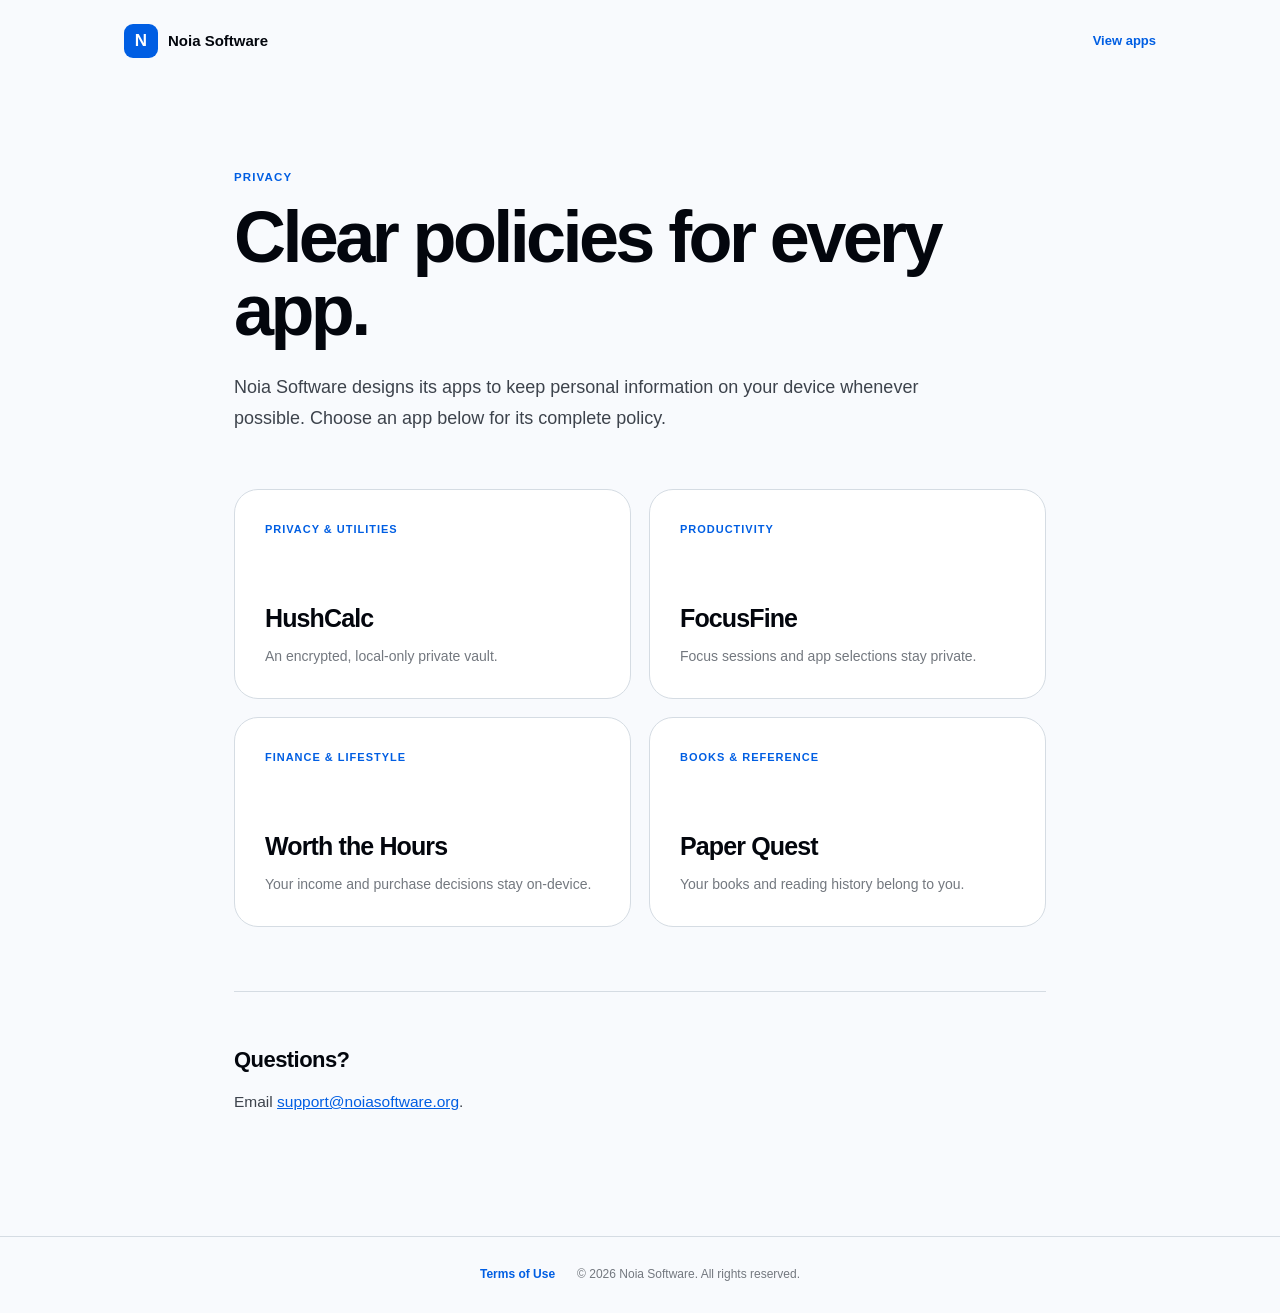
<file: privacy.html>
<!DOCTYPE html>
<html lang="en">
<head>
  <meta charset="UTF-8" />
  <meta name="viewport" content="width=device-width, initial-scale=1.0" />
  <meta name="description" content="Privacy policies for Noia Software apps." />
  <title>Privacy — Noia Software</title>
  <link rel="icon" type="image/svg+xml" href="favicon.svg" />
  <link rel="stylesheet" href="styles.css?v=20260828-refresh" />
</head>
<body>
  <header class="legal-nav">
    <a class="legal-brand" href="index.html"><span class="legal-logo">N</span>Noia Software</a>
    <a class="legal-back" href="index.html#showcase">View apps</a>
  </header>
  <main class="legal-shell">
    <p class="section-eyebrow">Privacy</p>
    <h1>Clear policies for every app.</h1>
    <p class="legal-lead">Noia Software designs its apps to keep personal information on your device whenever possible. Choose an app below for its complete policy.</p>
    <div class="policy-grid">
      <a class="policy-card" href="privacy/hushcalc.html"><span>Privacy & Utilities</span><strong>HushCalc</strong><p>An encrypted, local-only private vault.</p></a>
      <a class="policy-card" href="privacy/focusfine.html"><span>Productivity</span><strong>FocusFine</strong><p>Focus sessions and app selections stay private.</p></a>
      <a class="policy-card" href="privacy/worth-the-hours.html"><span>Finance & Lifestyle</span><strong>Worth the Hours</strong><p>Your income and purchase decisions stay on-device.</p></a>
      <a class="policy-card" href="privacy/readium.html"><span>Books & Reference</span><strong>Paper Quest</strong><p>Your books and reading history belong to you.</p></a>
    </div>
    <section class="legal-contact">
      <h2>Questions?</h2>
      <p>Email <a href="mailto:support@noiasoftware.org">support@noiasoftware.org</a>.</p>
    </section>
  </main>
  <footer class="legal-footer"><a href="terms.html">Terms of Use</a><span>© 2026 Noia Software. All rights reserved.</span></footer>
</body>
</html>
</file>
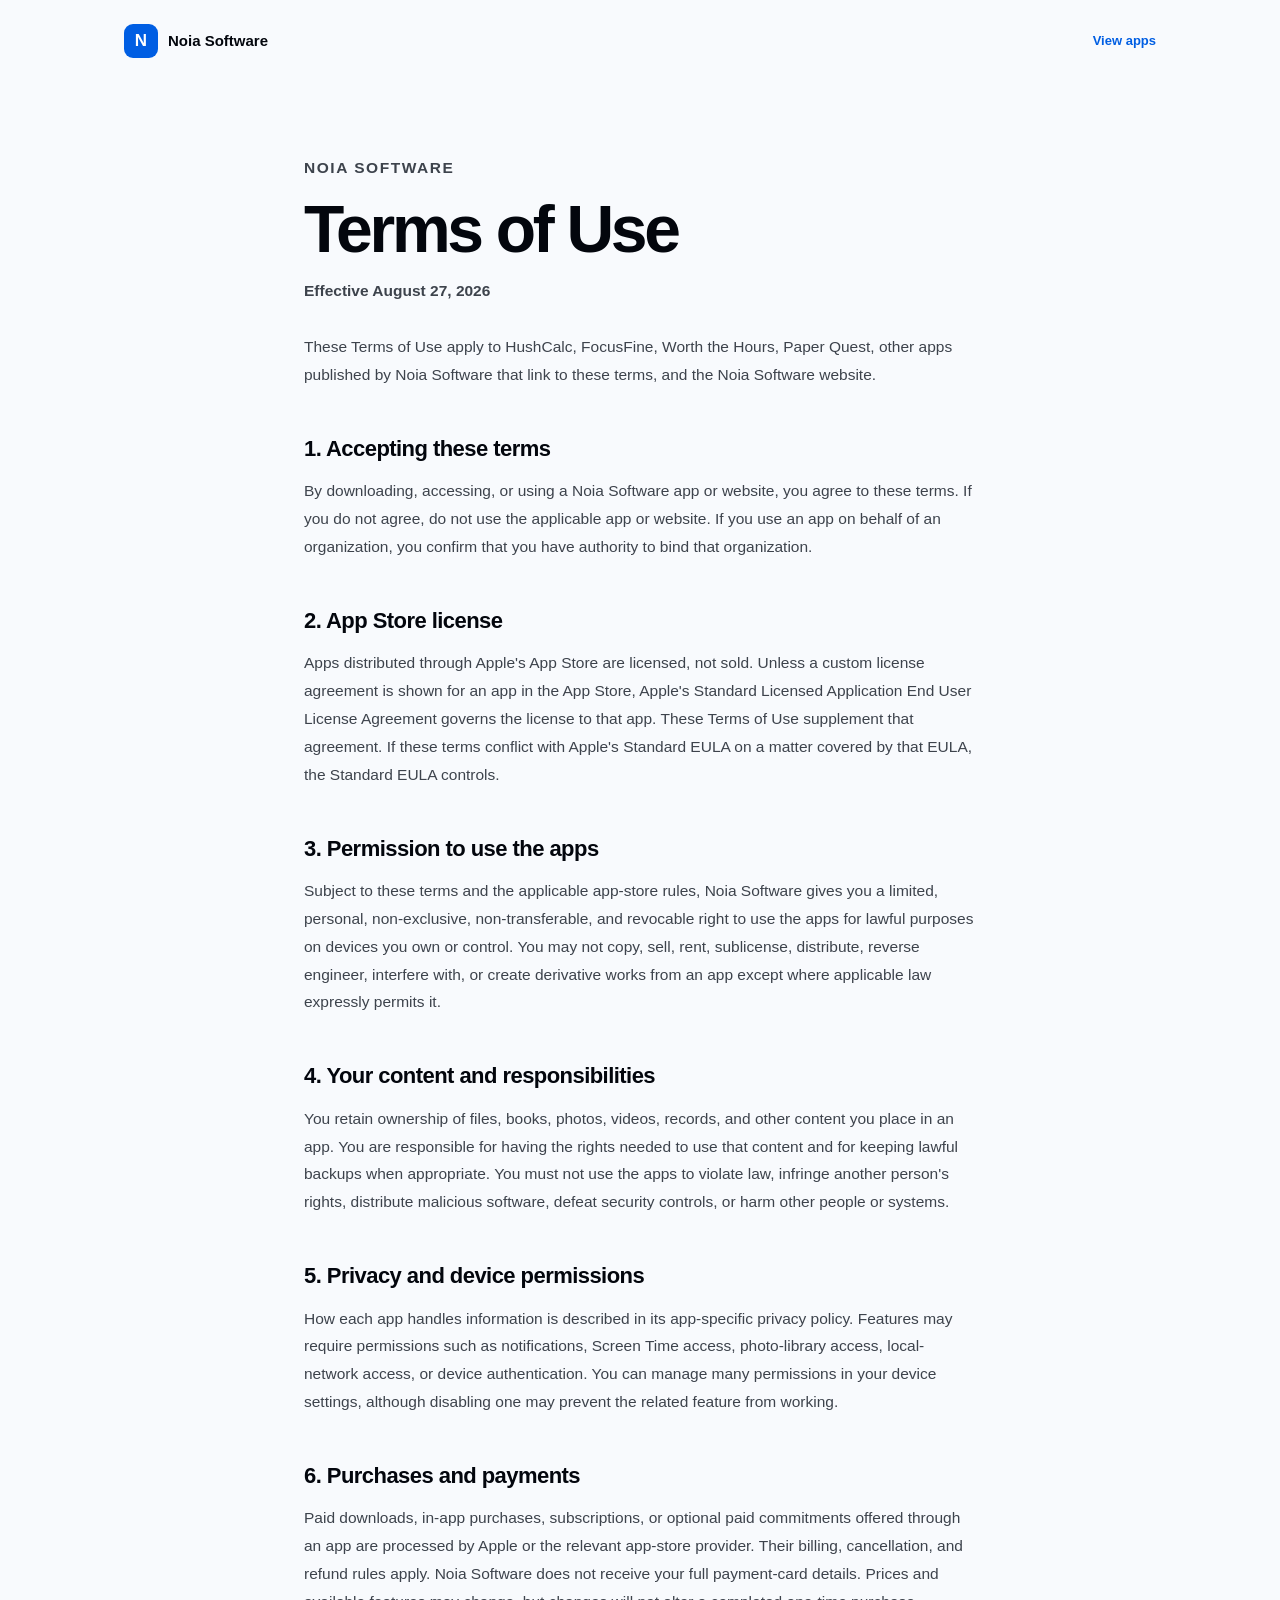
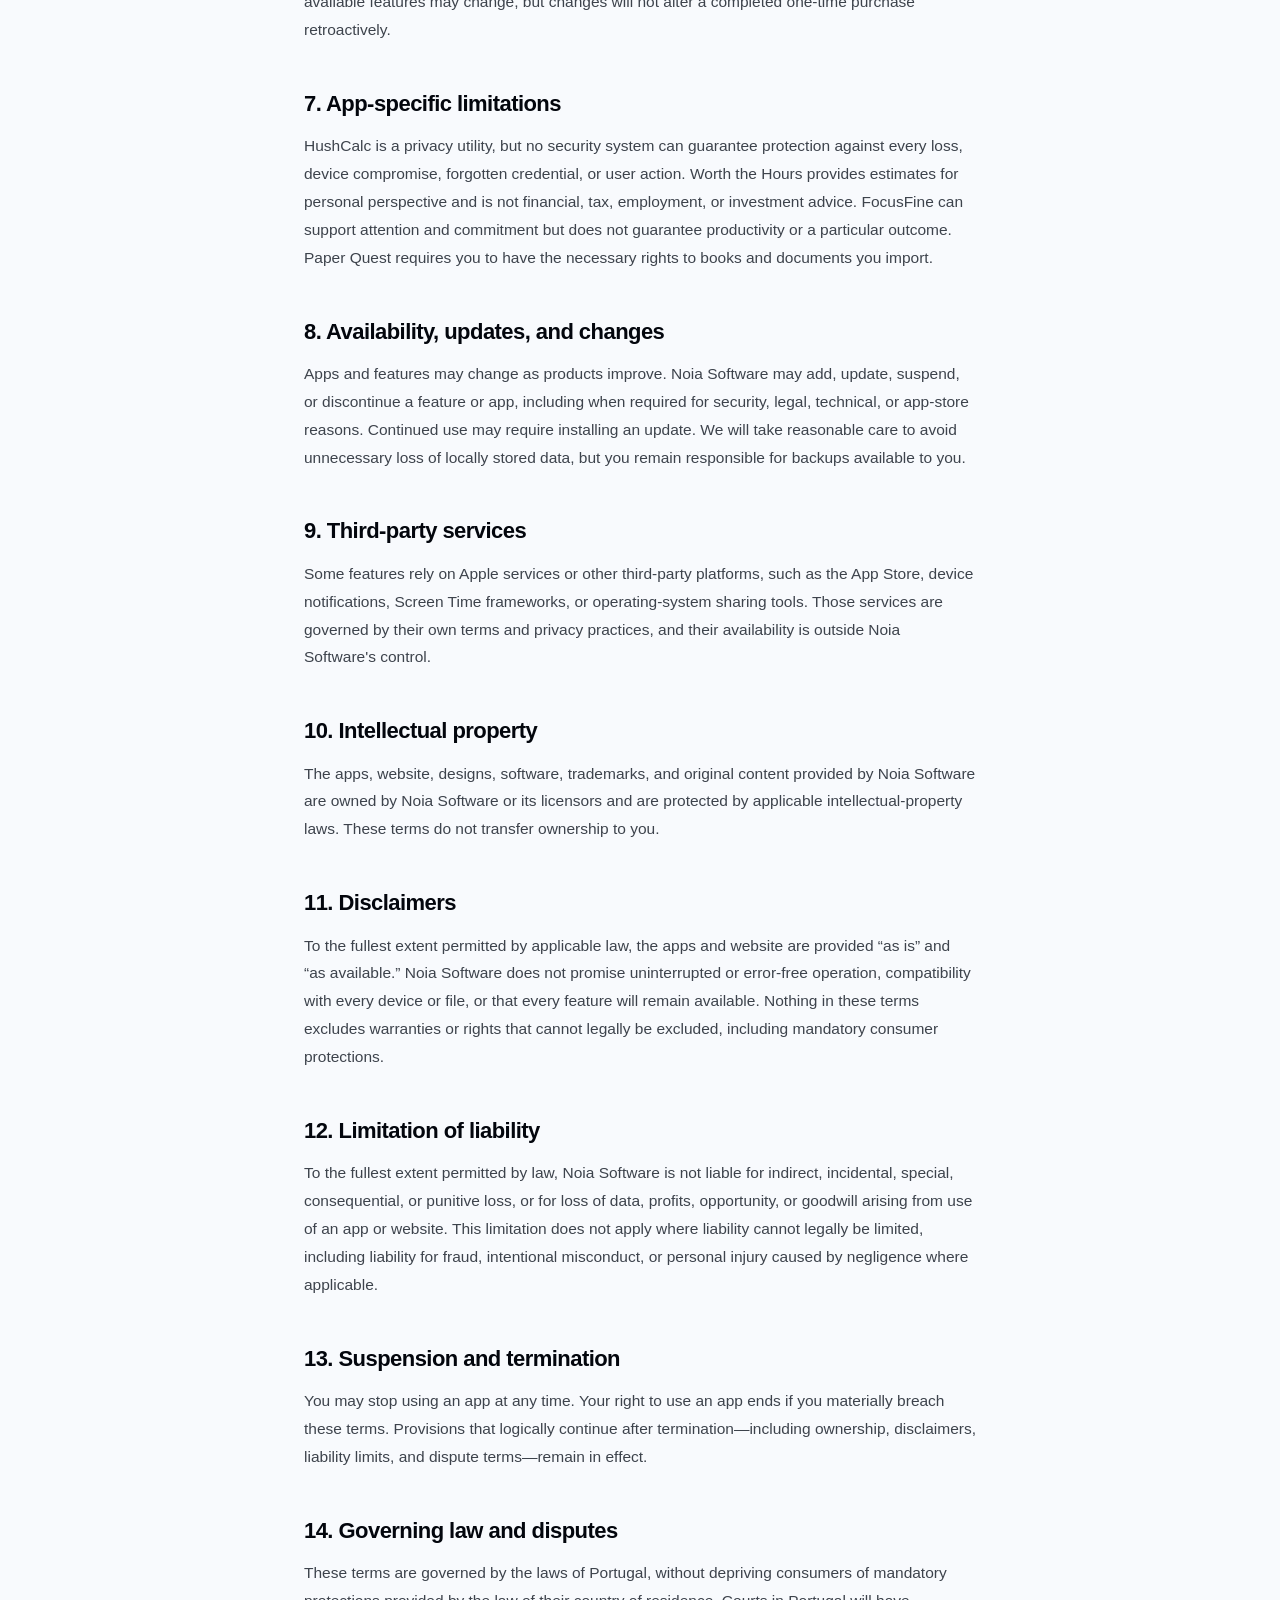
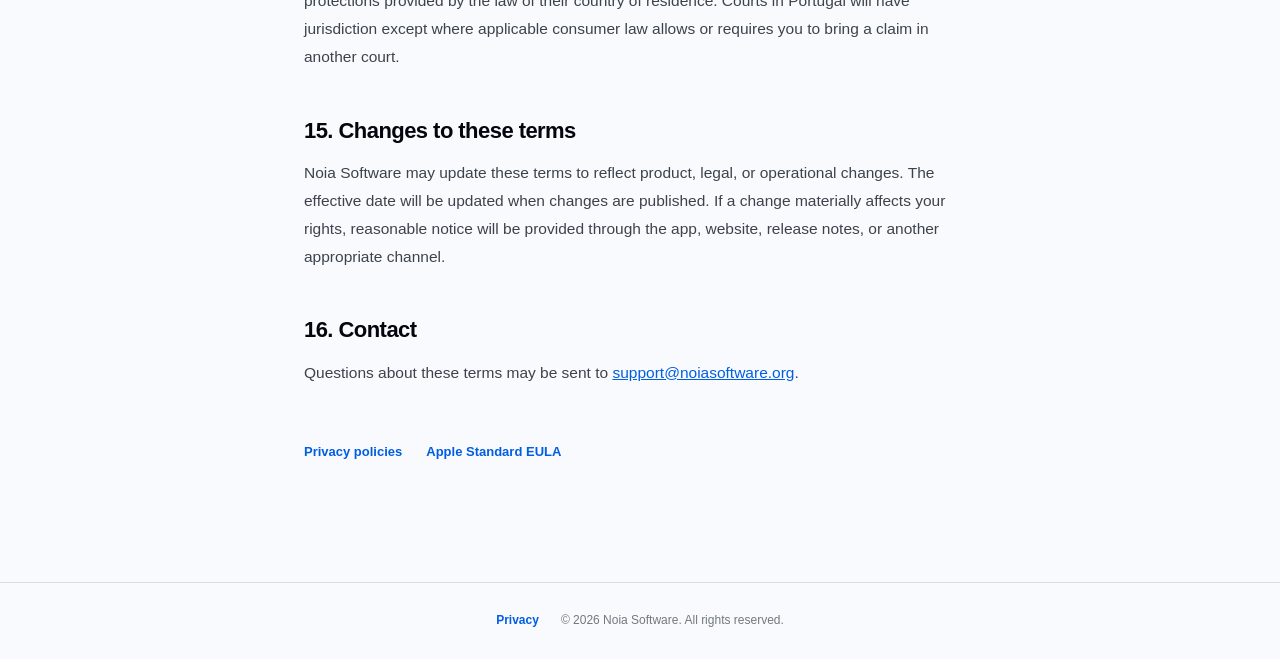
<file: terms.html>
<!DOCTYPE html>
<html lang="en">
<head>
  <meta charset="UTF-8" />
  <meta name="viewport" content="width=device-width, initial-scale=1.0" />
  <meta name="description" content="Terms of Use for Noia Software apps and services." />
  <title>Terms of Use — Noia Software</title>
  <link rel="icon" type="image/svg+xml" href="favicon.svg" />
  <link rel="stylesheet" href="styles.css?v=20260828-refresh" />
</head>
<body>
  <header class="legal-nav">
    <a class="legal-brand" href="index.html"><span class="legal-logo">N</span>Noia Software</a>
    <a class="legal-back" href="index.html#showcase">View apps</a>
  </header>
  <main class="legal-shell legal-document">
    <p class="section-eyebrow">Noia Software</p>
    <h1>Terms of Use</h1>
    <p class="legal-date">Effective August 27, 2026</p>
    <p class="legal-lead">These Terms of Use apply to HushCalc, FocusFine, Worth the Hours, Paper Quest, other apps published by Noia Software that link to these terms, and the Noia Software website.</p>

    <h2>1. Accepting these terms</h2>
    <p>By downloading, accessing, or using a Noia Software app or website, you agree to these terms. If you do not agree, do not use the applicable app or website. If you use an app on behalf of an organization, you confirm that you have authority to bind that organization.</p>

    <h2>2. App Store license</h2>
    <p>Apps distributed through Apple's App Store are licensed, not sold. Unless a custom license agreement is shown for an app in the App Store, Apple's Standard Licensed Application End User License Agreement governs the license to that app. These Terms of Use supplement that agreement. If these terms conflict with Apple's Standard EULA on a matter covered by that EULA, the Standard EULA controls.</p>

    <h2>3. Permission to use the apps</h2>
    <p>Subject to these terms and the applicable app-store rules, Noia Software gives you a limited, personal, non-exclusive, non-transferable, and revocable right to use the apps for lawful purposes on devices you own or control. You may not copy, sell, rent, sublicense, distribute, reverse engineer, interfere with, or create derivative works from an app except where applicable law expressly permits it.</p>

    <h2>4. Your content and responsibilities</h2>
    <p>You retain ownership of files, books, photos, videos, records, and other content you place in an app. You are responsible for having the rights needed to use that content and for keeping lawful backups when appropriate. You must not use the apps to violate law, infringe another person's rights, distribute malicious software, defeat security controls, or harm other people or systems.</p>

    <h2>5. Privacy and device permissions</h2>
    <p>How each app handles information is described in its app-specific privacy policy. Features may require permissions such as notifications, Screen Time access, photo-library access, local-network access, or device authentication. You can manage many permissions in your device settings, although disabling one may prevent the related feature from working.</p>

    <h2>6. Purchases and payments</h2>
    <p>Paid downloads, in-app purchases, subscriptions, or optional paid commitments offered through an app are processed by Apple or the relevant app-store provider. Their billing, cancellation, and refund rules apply. Noia Software does not receive your full payment-card details. Prices and available features may change, but changes will not alter a completed one-time purchase retroactively.</p>

    <h2>7. App-specific limitations</h2>
    <p>HushCalc is a privacy utility, but no security system can guarantee protection against every loss, device compromise, forgotten credential, or user action. Worth the Hours provides estimates for personal perspective and is not financial, tax, employment, or investment advice. FocusFine can support attention and commitment but does not guarantee productivity or a particular outcome. Paper Quest requires you to have the necessary rights to books and documents you import.</p>

    <h2>8. Availability, updates, and changes</h2>
    <p>Apps and features may change as products improve. Noia Software may add, update, suspend, or discontinue a feature or app, including when required for security, legal, technical, or app-store reasons. Continued use may require installing an update. We will take reasonable care to avoid unnecessary loss of locally stored data, but you remain responsible for backups available to you.</p>

    <h2>9. Third-party services</h2>
    <p>Some features rely on Apple services or other third-party platforms, such as the App Store, device notifications, Screen Time frameworks, or operating-system sharing tools. Those services are governed by their own terms and privacy practices, and their availability is outside Noia Software's control.</p>

    <h2>10. Intellectual property</h2>
    <p>The apps, website, designs, software, trademarks, and original content provided by Noia Software are owned by Noia Software or its licensors and are protected by applicable intellectual-property laws. These terms do not transfer ownership to you.</p>

    <h2>11. Disclaimers</h2>
    <p>To the fullest extent permitted by applicable law, the apps and website are provided “as is” and “as available.” Noia Software does not promise uninterrupted or error-free operation, compatibility with every device or file, or that every feature will remain available. Nothing in these terms excludes warranties or rights that cannot legally be excluded, including mandatory consumer protections.</p>

    <h2>12. Limitation of liability</h2>
    <p>To the fullest extent permitted by law, Noia Software is not liable for indirect, incidental, special, consequential, or punitive loss, or for loss of data, profits, opportunity, or goodwill arising from use of an app or website. This limitation does not apply where liability cannot legally be limited, including liability for fraud, intentional misconduct, or personal injury caused by negligence where applicable.</p>

    <h2>13. Suspension and termination</h2>
    <p>You may stop using an app at any time. Your right to use an app ends if you materially breach these terms. Provisions that logically continue after termination—including ownership, disclaimers, liability limits, and dispute terms—remain in effect.</p>

    <h2>14. Governing law and disputes</h2>
    <p>These terms are governed by the laws of Portugal, without depriving consumers of mandatory protections provided by the law of their country of residence. Courts in Portugal will have jurisdiction except where applicable consumer law allows or requires you to bring a claim in another court.</p>

    <h2>15. Changes to these terms</h2>
    <p>Noia Software may update these terms to reflect product, legal, or operational changes. The effective date will be updated when changes are published. If a change materially affects your rights, reasonable notice will be provided through the app, website, release notes, or another appropriate channel.</p>

    <h2>16. Contact</h2>
    <p>Questions about these terms may be sent to <a href="mailto:support@noiasoftware.org">support@noiasoftware.org</a>.</p>

    <div class="legal-links"><a class="legal-all" href="privacy.html">Privacy policies</a><a class="legal-all" href="https://www.apple.com/legal/internet-services/itunes/dev/stdeula/">Apple Standard EULA</a></div>
  </main>
  <footer class="legal-footer"><a href="privacy.html">Privacy</a><span>© 2026 Noia Software. All rights reserved.</span></footer>
</body>
</html>
</file>
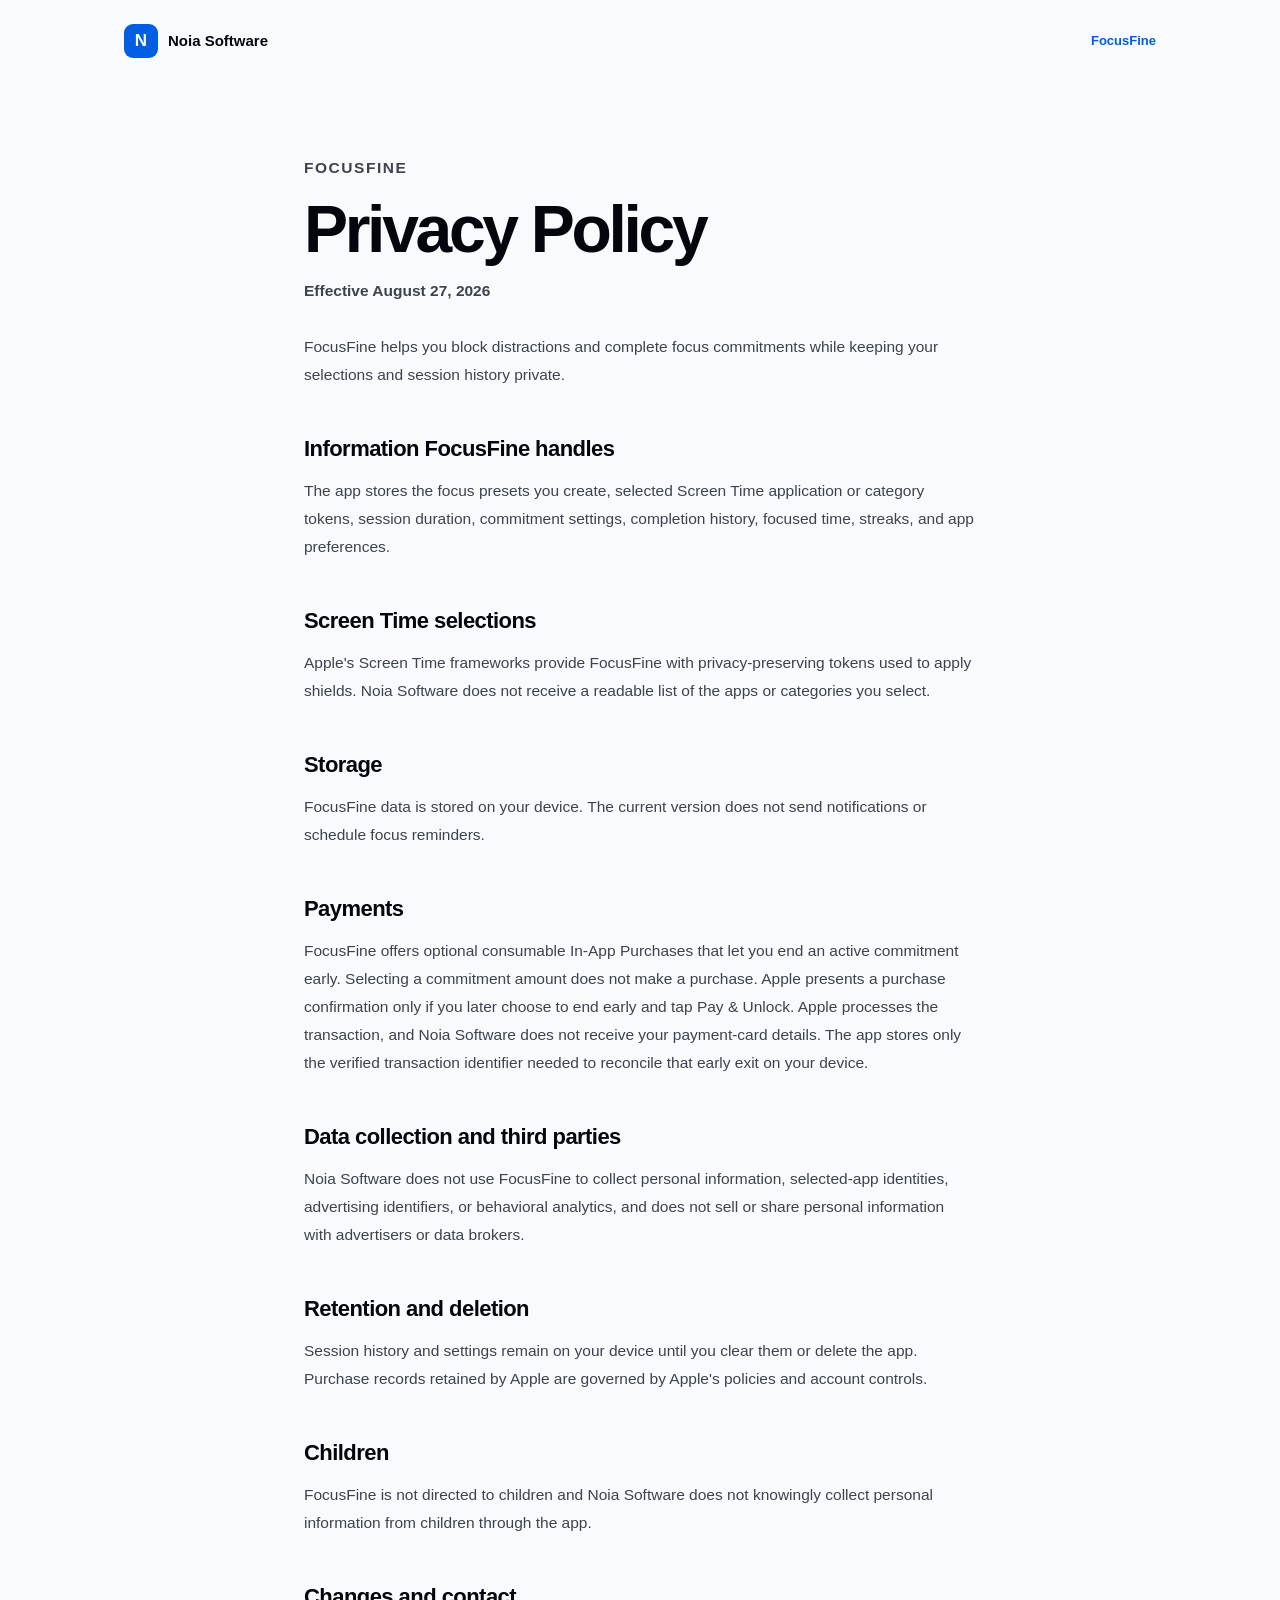
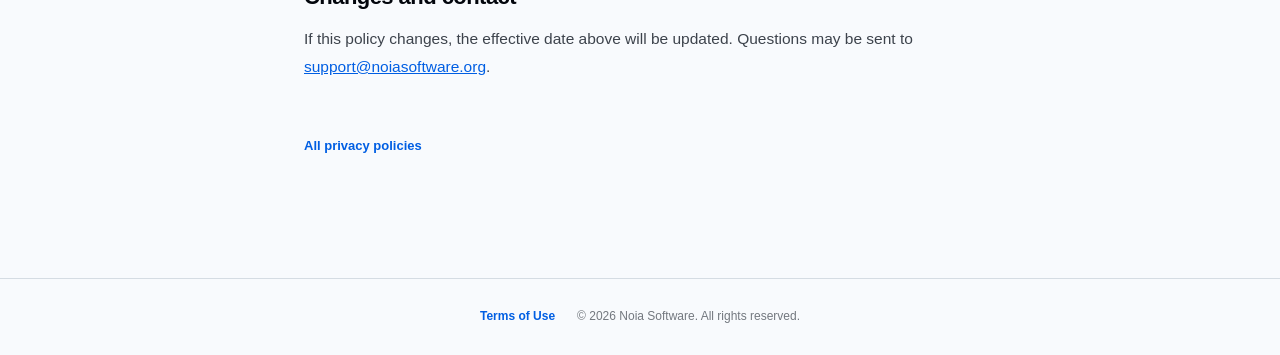
<file: privacy/focusfine.html>
<!DOCTYPE html>
<html lang="en">
<head>
  <meta charset="UTF-8" />
  <meta name="viewport" content="width=device-width, initial-scale=1.0" />
  <meta name="description" content="FocusFine privacy policy." />
  <title>FocusFine Privacy Policy — Noia Software</title>
  <link rel="icon" type="image/png" href="../assets/apps/focusfine/icon.png" />
  <link rel="stylesheet" href="../styles.css?v=20260828-refresh" />
</head>
<body>
  <header class="legal-nav"><a class="legal-brand" href="../index.html"><span class="legal-logo">N</span>Noia Software</a><a class="legal-back" href="../focusfine.html">FocusFine</a></header>
  <main class="legal-shell legal-document">
    <p class="section-eyebrow">FocusFine</p>
    <h1>Privacy Policy</h1>
    <p class="legal-date">Effective August 27, 2026</p>
    <p class="legal-lead">FocusFine helps you block distractions and complete focus commitments while keeping your selections and session history private.</p>
    <h2>Information FocusFine handles</h2>
    <p>The app stores the focus presets you create, selected Screen Time application or category tokens, session duration, commitment settings, completion history, focused time, streaks, and app preferences.</p>
    <h2>Screen Time selections</h2>
    <p>Apple's Screen Time frameworks provide FocusFine with privacy-preserving tokens used to apply shields. Noia Software does not receive a readable list of the apps or categories you select.</p>
    <h2>Storage</h2>
    <p>FocusFine data is stored on your device. The current version does not send notifications or schedule focus reminders.</p>
    <h2>Payments</h2>
    <p>FocusFine offers optional consumable In-App Purchases that let you end an active commitment early. Selecting a commitment amount does not make a purchase. Apple presents a purchase confirmation only if you later choose to end early and tap Pay &amp; Unlock. Apple processes the transaction, and Noia Software does not receive your payment-card details. The app stores only the verified transaction identifier needed to reconcile that early exit on your device.</p>
    <h2>Data collection and third parties</h2>
    <p>Noia Software does not use FocusFine to collect personal information, selected-app identities, advertising identifiers, or behavioral analytics, and does not sell or share personal information with advertisers or data brokers.</p>
    <h2>Retention and deletion</h2>
    <p>Session history and settings remain on your device until you clear them or delete the app. Purchase records retained by Apple are governed by Apple's policies and account controls.</p>
    <h2>Children</h2>
    <p>FocusFine is not directed to children and Noia Software does not knowingly collect personal information from children through the app.</p>
    <h2>Changes and contact</h2>
    <p>If this policy changes, the effective date above will be updated. Questions may be sent to <a href="mailto:support@noiasoftware.org">support@noiasoftware.org</a>.</p>
    <a class="legal-all" href="../privacy.html">All privacy policies</a>
  </main>
  <footer class="legal-footer"><a href="../terms.html">Terms of Use</a><span>© 2026 Noia Software. All rights reserved.</span></footer>
</body>
</html>
</file>
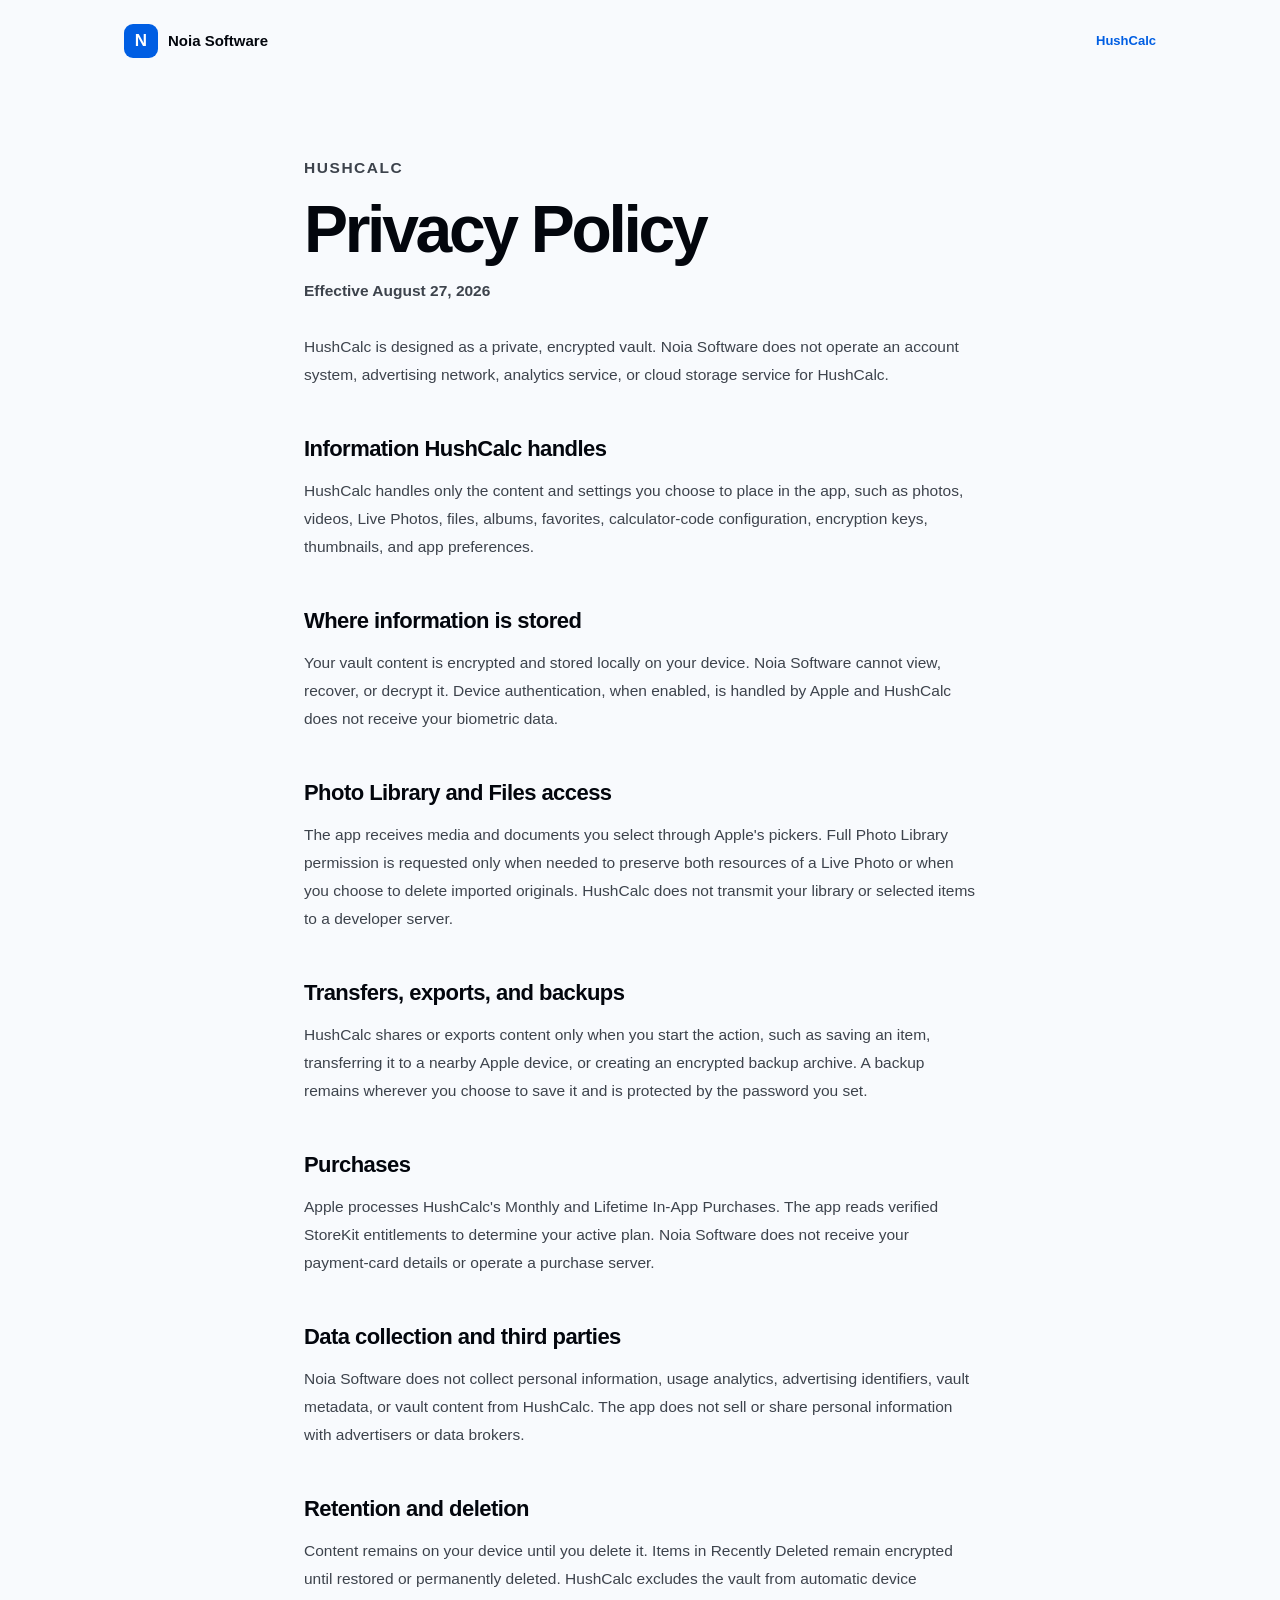
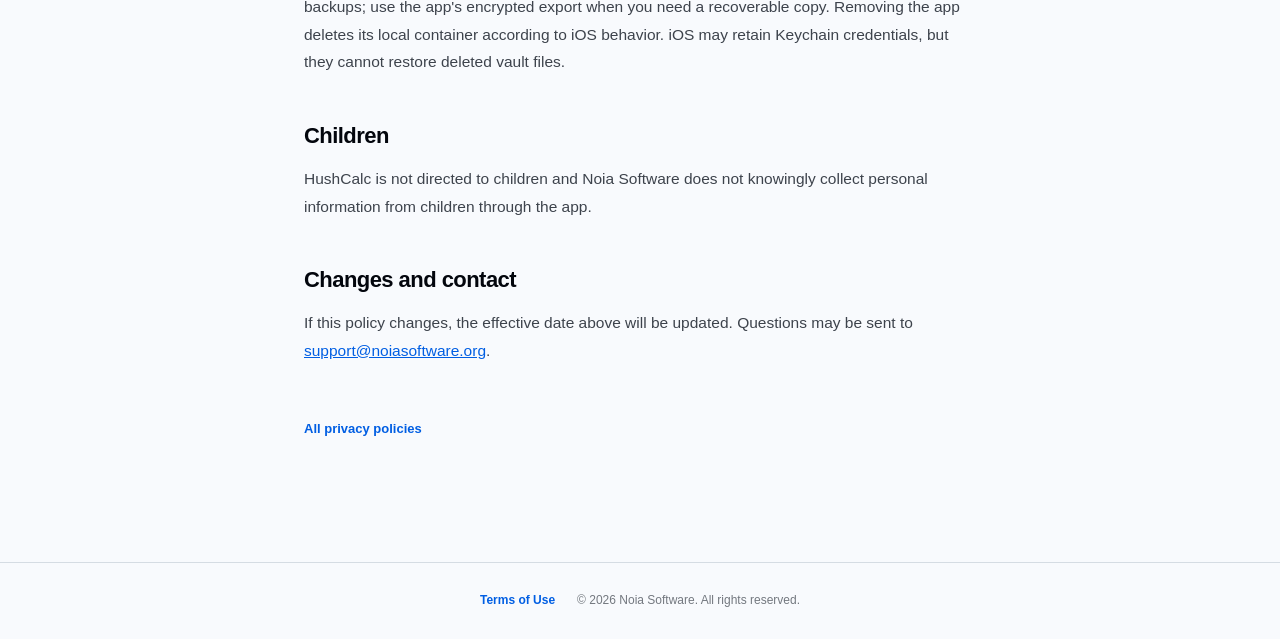
<file: privacy/hushcalc.html>
<!DOCTYPE html>
<html lang="en">
<head>
  <meta charset="UTF-8" />
  <meta name="viewport" content="width=device-width, initial-scale=1.0" />
  <meta name="description" content="HushCalc privacy policy." />
  <title>HushCalc Privacy Policy — Noia Software</title>
  <link rel="icon" type="image/png" href="../assets/apps/hushcalc/icon.png" />
  <link rel="stylesheet" href="../styles.css?v=20260828-refresh" />
</head>
<body>
  <header class="legal-nav"><a class="legal-brand" href="../index.html"><span class="legal-logo">N</span>Noia Software</a><a class="legal-back" href="../hushcalc.html">HushCalc</a></header>
  <main class="legal-shell legal-document">
    <p class="section-eyebrow">HushCalc</p>
    <h1>Privacy Policy</h1>
    <p class="legal-date">Effective August 27, 2026</p>
    <p class="legal-lead">HushCalc is designed as a private, encrypted vault. Noia Software does not operate an account system, advertising network, analytics service, or cloud storage service for HushCalc.</p>
    <h2>Information HushCalc handles</h2>
    <p>HushCalc handles only the content and settings you choose to place in the app, such as photos, videos, Live Photos, files, albums, favorites, calculator-code configuration, encryption keys, thumbnails, and app preferences.</p>
    <h2>Where information is stored</h2>
    <p>Your vault content is encrypted and stored locally on your device. Noia Software cannot view, recover, or decrypt it. Device authentication, when enabled, is handled by Apple and HushCalc does not receive your biometric data.</p>
    <h2>Photo Library and Files access</h2>
    <p>The app receives media and documents you select through Apple's pickers. Full Photo Library permission is requested only when needed to preserve both resources of a Live Photo or when you choose to delete imported originals. HushCalc does not transmit your library or selected items to a developer server.</p>
    <h2>Transfers, exports, and backups</h2>
    <p>HushCalc shares or exports content only when you start the action, such as saving an item, transferring it to a nearby Apple device, or creating an encrypted backup archive. A backup remains wherever you choose to save it and is protected by the password you set.</p>
    <h2>Purchases</h2>
    <p>Apple processes HushCalc's Monthly and Lifetime In-App Purchases. The app reads verified StoreKit entitlements to determine your active plan. Noia Software does not receive your payment-card details or operate a purchase server.</p>
    <h2>Data collection and third parties</h2>
    <p>Noia Software does not collect personal information, usage analytics, advertising identifiers, vault metadata, or vault content from HushCalc. The app does not sell or share personal information with advertisers or data brokers.</p>
    <h2>Retention and deletion</h2>
    <p>Content remains on your device until you delete it. Items in Recently Deleted remain encrypted until restored or permanently deleted. HushCalc excludes the vault from automatic device backups; use the app's encrypted export when you need a recoverable copy. Removing the app deletes its local container according to iOS behavior. iOS may retain Keychain credentials, but they cannot restore deleted vault files.</p>
    <h2>Children</h2>
    <p>HushCalc is not directed to children and Noia Software does not knowingly collect personal information from children through the app.</p>
    <h2>Changes and contact</h2>
    <p>If this policy changes, the effective date above will be updated. Questions may be sent to <a href="mailto:support@noiasoftware.org">support@noiasoftware.org</a>.</p>
    <a class="legal-all" href="../privacy.html">All privacy policies</a>
  </main>
  <footer class="legal-footer"><a href="../terms.html">Terms of Use</a><span>© 2026 Noia Software. All rights reserved.</span></footer>
</body>
</html>
</file>
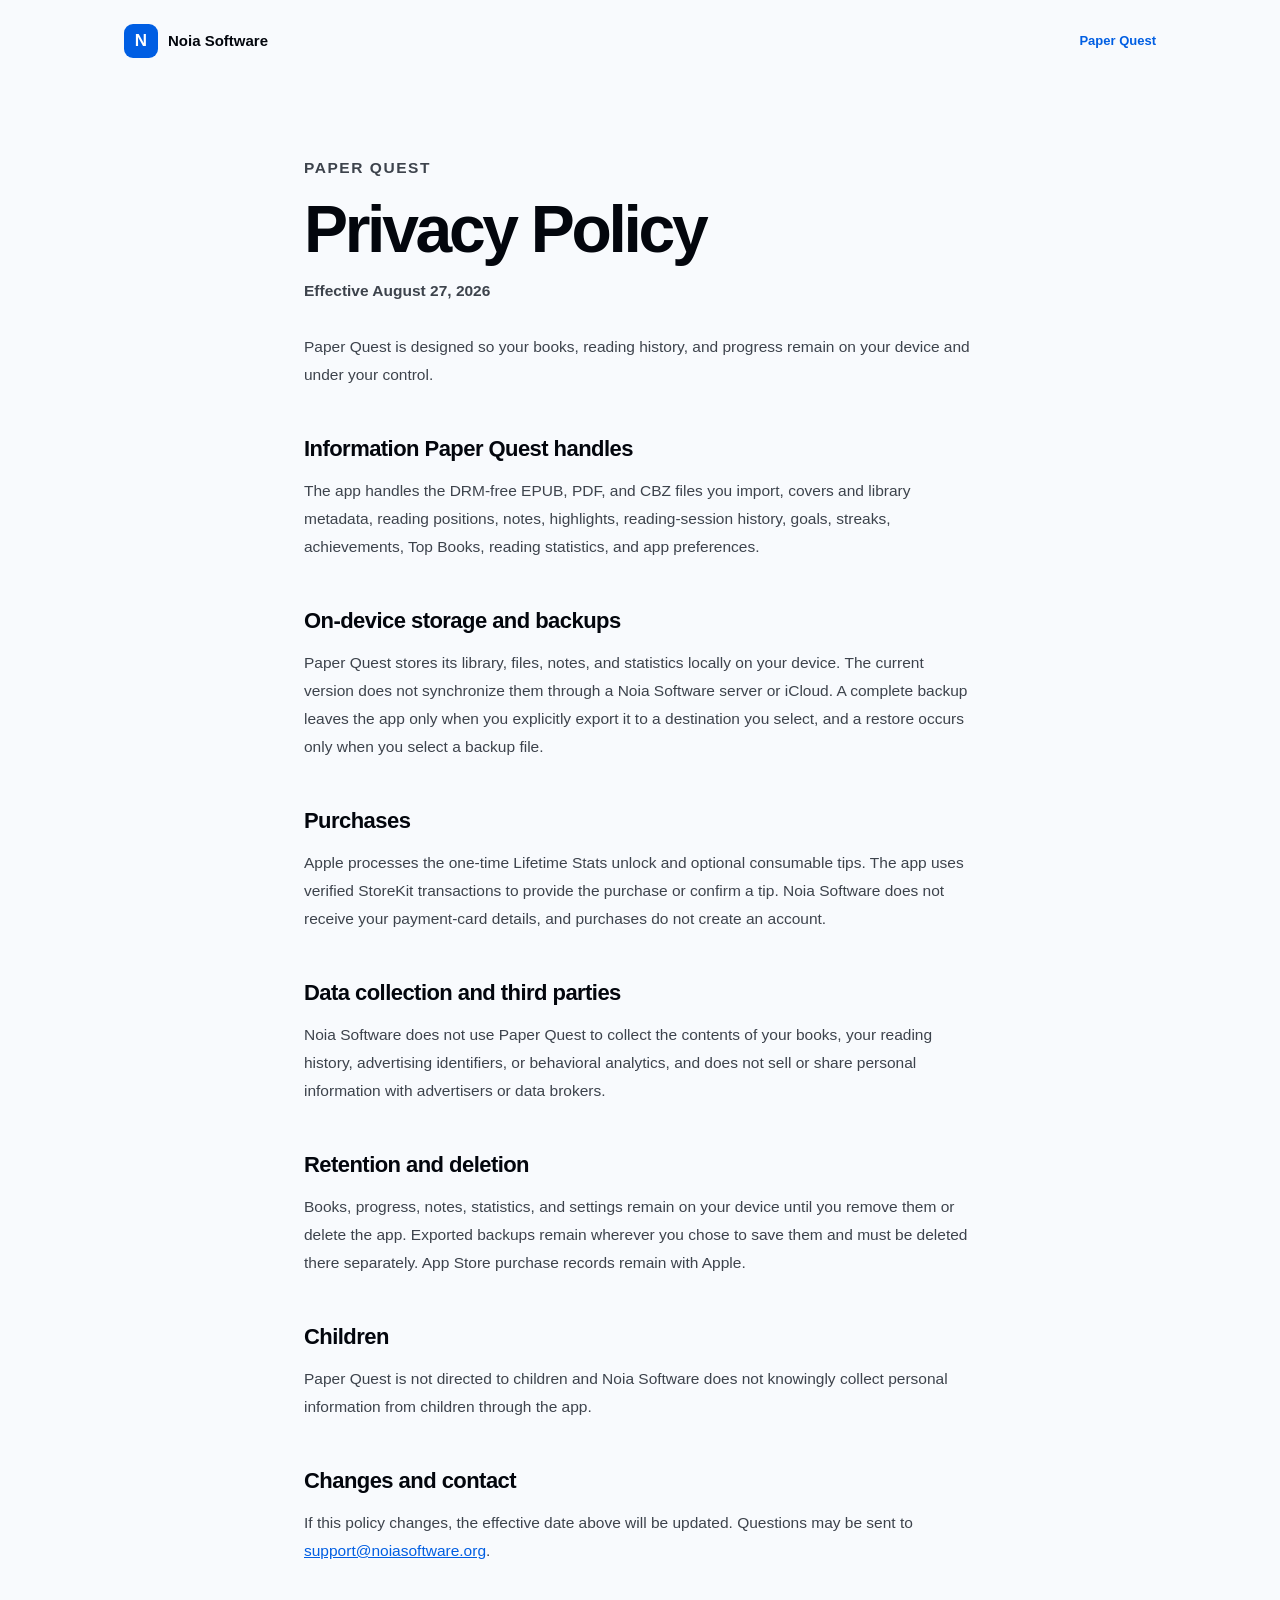
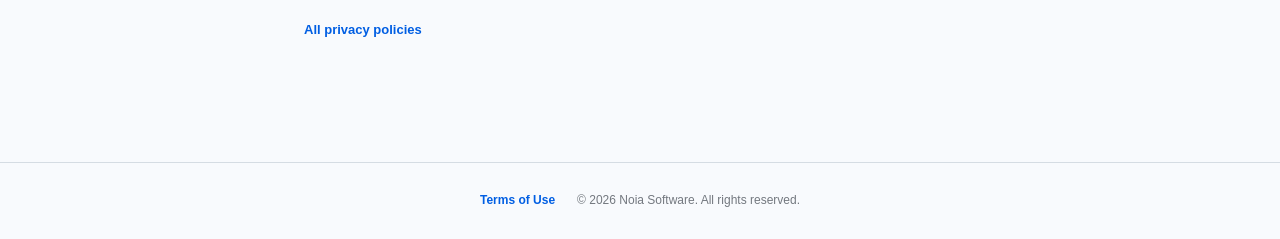
<file: privacy/readium.html>
<!DOCTYPE html>
<html lang="en">
<head>
  <meta charset="UTF-8" />
  <meta name="viewport" content="width=device-width, initial-scale=1.0" />
  <meta name="description" content="Paper Quest privacy policy." />
  <title>Paper Quest Privacy Policy — Noia Software</title>
  <link rel="icon" type="image/png" href="../assets/apps/readium/icon.png" />
  <link rel="stylesheet" href="../styles.css?v=20260828-refresh" />
</head>
<body>
  <header class="legal-nav"><a class="legal-brand" href="../index.html"><span class="legal-logo">N</span>Noia Software</a><a class="legal-back" href="../readium.html">Paper Quest</a></header>
  <main class="legal-shell legal-document">
    <p class="section-eyebrow">Paper Quest</p>
    <h1>Privacy Policy</h1>
    <p class="legal-date">Effective August 27, 2026</p>
    <p class="legal-lead">Paper Quest is designed so your books, reading history, and progress remain on your device and under your control.</p>
    <h2>Information Paper Quest handles</h2>
    <p>The app handles the DRM-free EPUB, PDF, and CBZ files you import, covers and library metadata, reading positions, notes, highlights, reading-session history, goals, streaks, achievements, Top Books, reading statistics, and app preferences.</p>
    <h2>On-device storage and backups</h2>
    <p>Paper Quest stores its library, files, notes, and statistics locally on your device. The current version does not synchronize them through a Noia Software server or iCloud. A complete backup leaves the app only when you explicitly export it to a destination you select, and a restore occurs only when you select a backup file.</p>
    <h2>Purchases</h2>
    <p>Apple processes the one-time Lifetime Stats unlock and optional consumable tips. The app uses verified StoreKit transactions to provide the purchase or confirm a tip. Noia Software does not receive your payment-card details, and purchases do not create an account.</p>
    <h2>Data collection and third parties</h2>
    <p>Noia Software does not use Paper Quest to collect the contents of your books, your reading history, advertising identifiers, or behavioral analytics, and does not sell or share personal information with advertisers or data brokers.</p>
    <h2>Retention and deletion</h2>
    <p>Books, progress, notes, statistics, and settings remain on your device until you remove them or delete the app. Exported backups remain wherever you chose to save them and must be deleted there separately. App Store purchase records remain with Apple.</p>
    <h2>Children</h2>
    <p>Paper Quest is not directed to children and Noia Software does not knowingly collect personal information from children through the app.</p>
    <h2>Changes and contact</h2>
    <p>If this policy changes, the effective date above will be updated. Questions may be sent to <a href="mailto:support@noiasoftware.org">support@noiasoftware.org</a>.</p>
    <a class="legal-all" href="../privacy.html">All privacy policies</a>
  </main>
  <footer class="legal-footer"><a href="../terms.html">Terms of Use</a><span>© 2026 Noia Software. All rights reserved.</span></footer>
</body>
</html>
</file>
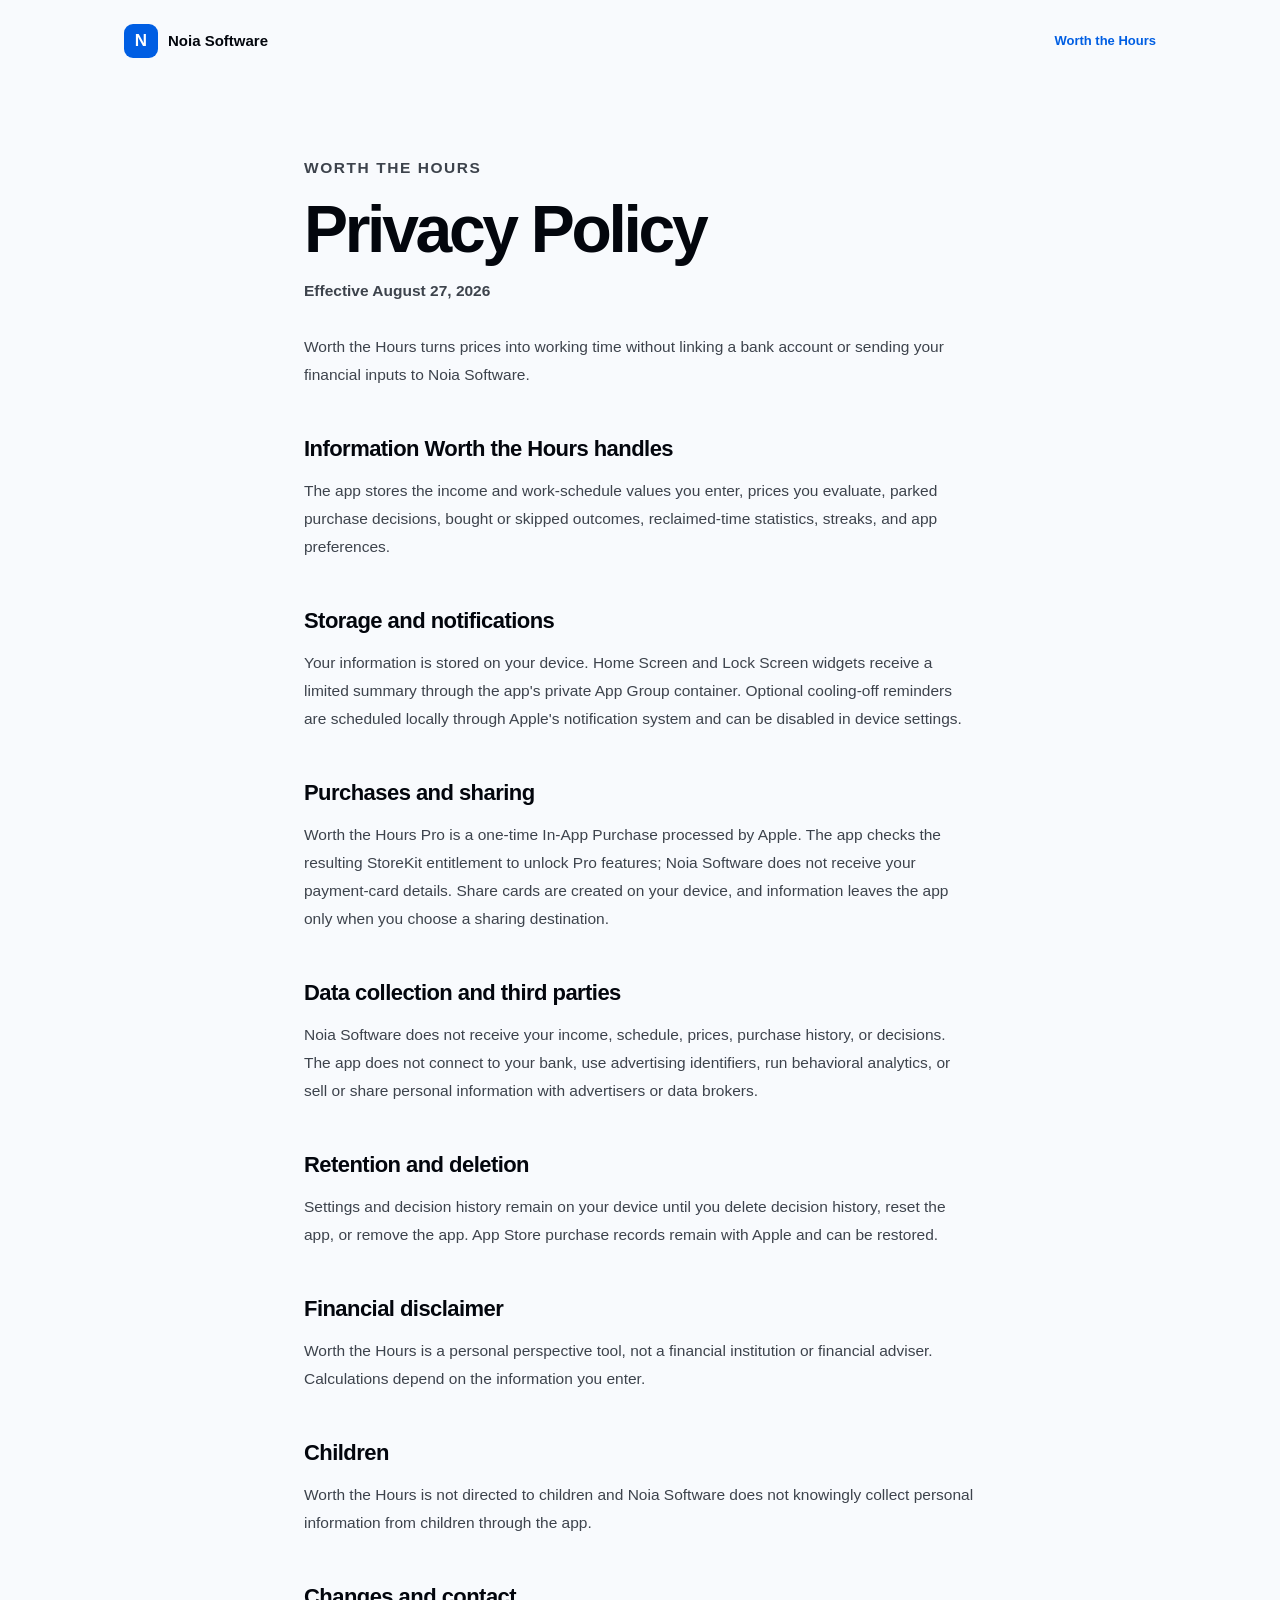
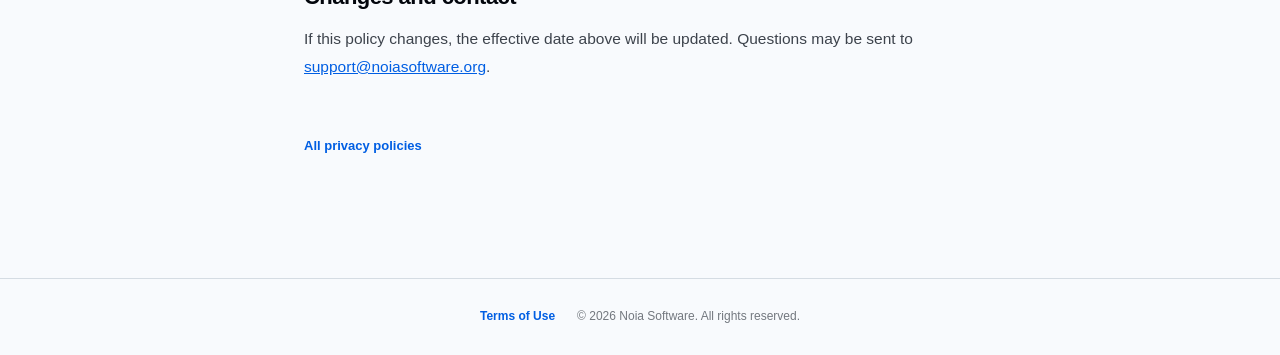
<file: privacy/worth-the-hours.html>
<!DOCTYPE html>
<html lang="en">
<head>
  <meta charset="UTF-8" />
  <meta name="viewport" content="width=device-width, initial-scale=1.0" />
  <meta name="description" content="Worth the Hours privacy policy." />
  <title>Worth the Hours Privacy Policy — Noia Software</title>
  <link rel="icon" type="image/png" href="../assets/apps/worth-the-hours/icon.png" />
  <link rel="stylesheet" href="../styles.css?v=20260828-refresh" />
</head>
<body>
  <header class="legal-nav"><a class="legal-brand" href="../index.html"><span class="legal-logo">N</span>Noia Software</a><a class="legal-back" href="../worth-the-hours.html">Worth the Hours</a></header>
  <main class="legal-shell legal-document">
    <p class="section-eyebrow">Worth the Hours</p>
    <h1>Privacy Policy</h1>
    <p class="legal-date">Effective August 27, 2026</p>
    <p class="legal-lead">Worth the Hours turns prices into working time without linking a bank account or sending your financial inputs to Noia Software.</p>
    <h2>Information Worth the Hours handles</h2>
    <p>The app stores the income and work-schedule values you enter, prices you evaluate, parked purchase decisions, bought or skipped outcomes, reclaimed-time statistics, streaks, and app preferences.</p>
    <h2>Storage and notifications</h2>
    <p>Your information is stored on your device. Home Screen and Lock Screen widgets receive a limited summary through the app's private App Group container. Optional cooling-off reminders are scheduled locally through Apple's notification system and can be disabled in device settings.</p>
    <h2>Purchases and sharing</h2>
    <p>Worth the Hours Pro is a one-time In-App Purchase processed by Apple. The app checks the resulting StoreKit entitlement to unlock Pro features; Noia Software does not receive your payment-card details. Share cards are created on your device, and information leaves the app only when you choose a sharing destination.</p>
    <h2>Data collection and third parties</h2>
    <p>Noia Software does not receive your income, schedule, prices, purchase history, or decisions. The app does not connect to your bank, use advertising identifiers, run behavioral analytics, or sell or share personal information with advertisers or data brokers.</p>
    <h2>Retention and deletion</h2>
    <p>Settings and decision history remain on your device until you delete decision history, reset the app, or remove the app. App Store purchase records remain with Apple and can be restored.</p>
    <h2>Financial disclaimer</h2>
    <p>Worth the Hours is a personal perspective tool, not a financial institution or financial adviser. Calculations depend on the information you enter.</p>
    <h2>Children</h2>
    <p>Worth the Hours is not directed to children and Noia Software does not knowingly collect personal information from children through the app.</p>
    <h2>Changes and contact</h2>
    <p>If this policy changes, the effective date above will be updated. Questions may be sent to <a href="mailto:support@noiasoftware.org">support@noiasoftware.org</a>.</p>
    <a class="legal-all" href="../privacy.html">All privacy policies</a>
  </main>
  <footer class="legal-footer"><a href="../terms.html">Terms of Use</a><span>© 2026 Noia Software. All rights reserved.</span></footer>
</body>
</html>
</file>
<file: styles.css>
/* ── RESET ── */
    *, *::before, *::after { box-sizing: border-box; margin: 0; padding: 0; }

    /* ── THEME: Pearl (default) ── */
    :root {
      --font: 'Sora', -apple-system, BlinkMacSystemFont, sans-serif;
      --bg:         oklch(98.5% 0.005 250);
      --bg-alt:     oklch(96%   0.009 250);
      --fg:         oklch(12%   0.02  260);
      --fg-2:       oklch(38%   0.018 258);
      --fg-3:       oklch(57%   0.012 254);
      --accent:     oklch(52%   0.22  258);
      --accent-lo:  oklch(52%   0.22  258 / 0.10);
      --border:     oklch(89%   0.012 250);
      --card:       #ffffff;
      --nav-blur:   oklch(98.5% 0.005 250 / 0.82);
      --hero-glow:  oklch(52%   0.22  258 / 0.10);
    }
    /* ── THEME: Obsidian ── */
    [data-theme="obsidian"] {
      --bg:         oklch(11%   0.022 262);
      --bg-alt:     oklch(15%   0.026 262);
      --fg:         oklch(96%   0.005 250);
      --fg-2:       oklch(80%   0.010 252);
      --fg-3:       oklch(60%   0.012 254);
      --accent:     oklch(70%   0.22  293);
      --accent-lo:  oklch(70%   0.22  293 / 0.14);
      --border:     oklch(22%   0.022 262);
      --card:       oklch(14%   0.022 262);
      --nav-blur:   oklch(11%   0.022 262 / 0.88);
      --hero-glow:  oklch(70%   0.22  293 / 0.18);
    }
    /* ── THEME: Sand ── */
    [data-theme="sand"] {
      --bg:         oklch(97%   0.016 82);
      --bg-alt:     oklch(94%   0.022 80);
      --fg:         oklch(14%   0.025 62);
      --fg-2:       oklch(36%   0.022 65);
      --fg-3:       oklch(52%   0.018 68);
      --accent:     oklch(56%   0.22  33);
      --accent-lo:  oklch(56%   0.22  33 / 0.10);
      --border:     oklch(87%   0.022 75);
      --card:       oklch(99.5% 0.010 80);
      --nav-blur:   oklch(97%   0.016 82 / 0.82);
      --hero-glow:  oklch(56%   0.22  33 / 0.12);
    }

    html { scroll-behavior: smooth; }
    body {
      font-family: var(--font);
      background: var(--bg);
      color: var(--fg);
      line-height: 1.65;
      -webkit-font-smoothing: antialiased;
      overflow-x: hidden;
      transition: background 0.5s, color 0.4s;
    }
    .container { max-width: 1120px; margin: 0 auto; padding: 0 44px; }

    /* ── NAV ── */
    .nav {
      position: fixed; top: 0; left: 0; right: 0; z-index: 200;
      transition: background 0.35s, box-shadow 0.35s, border-color 0.35s;
    }
    .nav.scrolled {
      background: var(--nav-blur);
      backdrop-filter: blur(24px) saturate(180%);
      -webkit-backdrop-filter: blur(24px) saturate(180%);
      border-bottom: 1px solid var(--border);
      box-shadow: 0 1px 20px rgba(0,0,0,0.06);
    }
    .nav-inner {
      max-width: 1120px; margin: 0 auto; padding: 0 44px;
      height: 70px; display: flex; align-items: center; justify-content: space-between;
    }
    .nav-logo { display: flex; align-items: center; gap: 10px; text-decoration: none; color: var(--fg); }
    .nav-logo-name { font-size: 15px; font-weight: 600; letter-spacing: -0.025em; transition: color 0.3s; }
    .nav-links { display: flex; align-items: center; gap: 34px; }
    .nav-link { text-decoration: none; font-size: 14px; font-weight: 500; color: var(--fg-3); transition: color 0.2s; }
    .nav-link:hover { color: var(--fg); }
    .nav-cta {
      background: var(--accent) !important; color: white !important;
      padding: 9px 20px; border-radius: 100px;
      font-weight: 600 !important; font-size: 13.5px !important;
      transition: opacity 0.2s, transform 0.18s !important;
    }
    .nav-cta:hover { opacity: 0.86; transform: translateY(-1px); }

    /* ── HERO ── */
    .hero {
      min-height: 100svh; display: flex; align-items: center;
      padding: 128px 0 80px; position: relative; overflow: hidden;
    }
    .hero::before {
      content: ''; position: absolute; inset: 0; pointer-events: none;
      background: radial-gradient(ellipse 72% 65% at 50% -8%, var(--hero-glow), transparent 68%);
    }
    .hero-centered {
      display: flex; flex-direction: column; align-items: center;
      text-align: center; max-width: 820px; margin: 0 auto;
      animation: heroIn 0.9s cubic-bezier(0.22,1,0.36,1) 0.05s both;
    }
    .hero-split-grid {
      display: grid; grid-template-columns: 1fr 1fr; gap: 72px; align-items: center;
      animation: heroIn 0.9s cubic-bezier(0.22,1,0.36,1) 0.05s both;
    }
    @keyframes heroIn {
      from { opacity: 0; transform: translateY(18px); }
      to   { opacity: 1; transform: translateY(0); }
    }
    .hero-eyebrow {
      display: inline-flex; align-items: center; gap: 7px;
      font-size: 11.5px; font-weight: 700; letter-spacing: 0.1em;
      text-transform: uppercase; color: var(--accent); margin-bottom: 26px;
    }
    .eyebrow-dot { width: 5px; height: 5px; border-radius: 50%; background: currentColor; }
    .hero-title {
      font-size: clamp(50px, 7.5vw, 92px); font-weight: 800;
      letter-spacing: -0.045em; line-height: 1.03;
      color: var(--fg); margin-bottom: 24px; text-wrap: balance;
    }
    .hero-sub {
      font-size: 18px; font-weight: 400; color: var(--fg-3);
      max-width: 520px; margin-bottom: 44px; line-height: 1.7; text-wrap: pretty;
    }
    .hero-centered .hero-sub { margin-left: auto; margin-right: auto; }
    .hero-ctas { display: flex; gap: 12px; margin-bottom: 80px; }
    .hero-centered .hero-ctas { justify-content: center; }

    /* ── BUTTONS ── */
    .btn {
      display: inline-flex; align-items: center; justify-content: center;
      padding: 13px 28px; border-radius: 100px;
      font-family: var(--font); font-size: 15px; font-weight: 600;
      cursor: pointer; text-decoration: none; border: none;
      white-space: nowrap; letter-spacing: -0.01em;
      transition: transform 0.2s, box-shadow 0.2s, opacity 0.2s;
    }
    .btn:hover { transform: translateY(-2px); }
    .btn:active { transform: translateY(0); }
    .btn-primary { background: var(--accent); color: white; box-shadow: 0 4px 18px var(--accent-lo); }
    .btn-primary:hover { box-shadow: 0 8px 28px var(--accent-lo); }
    .btn-outline { background: transparent; color: var(--fg); border: 1.5px solid var(--border); }
    .btn-outline:hover { background: var(--bg-alt); }
    .btn-full { width: 100%; }

    /* ── HERO ICONS (centered layout) ── */
    .hero-icons { display: flex; justify-content: center; gap: 22px; }
    .hero-icon-wrap {
      display: flex; flex-direction: column; align-items: center; gap: 10px;
      opacity: 0; transform: translateY(16px);
      animation: hiFadeUp 0.55s ease forwards;
      text-decoration: none;
    }
    .hero-icon-wrap:nth-child(1) { animation-delay: 0.20s; }
    .hero-icon-wrap:nth-child(2) { animation-delay: 0.30s; }
    .hero-icon-wrap:nth-child(3) { animation-delay: 0.40s; }
    .hero-icon-wrap:nth-child(4) { animation-delay: 0.50s; }
    @keyframes hiFadeUp { to { opacity: 1; transform: translateY(0); } }
    .hero-icon {
      width: 76px; height: 76px; border-radius: 20px;
      display: flex; align-items: center; justify-content: center;
      font-size: 22px; font-weight: 800; color: white; letter-spacing: -0.04em;
      box-shadow: 0 8px 32px rgba(0,0,0,0.15);
      transition: transform 0.28s cubic-bezier(0.22,1,0.36,1), box-shadow 0.28s;
      cursor: default;
    }
    .hero-icon:hover { transform: translateY(-5px) scale(1.04); box-shadow: 0 18px 44px rgba(0,0,0,0.22); }
    .hero-icon-label { font-size: 11px; font-weight: 500; color: var(--fg-3); letter-spacing: -0.01em; }
    .hero-icon-img { padding: 0; overflow: hidden; background: none; }
    .hero-icon-img img { width: 100%; height: 100%; object-fit: cover; display: block; border-radius: inherit; }

    /* ── HERO ICONS (split layout) ── */
    .hero-split-icons { display: grid; grid-template-columns: 1fr 1fr; gap: 14px; max-width: 340px; }
    .hero-split-icon {
      aspect-ratio: 1; border-radius: 28px;
      display: flex; align-items: center; justify-content: center;
      font-size: 30px; font-weight: 800; color: white; letter-spacing: -0.04em;
      box-shadow: 0 14px 44px rgba(0,0,0,0.18);
      transition: transform 0.28s cubic-bezier(0.22,1,0.36,1);
    }
    .hero-split-icon:hover { transform: scale(1.04) translateY(-4px); }

    /* ── SECTIONS ── */
    .section { padding: 120px 0; }
    .section-eyebrow {
      font-size: 11.5px; font-weight: 700; letter-spacing: 0.1em;
      text-transform: uppercase; color: var(--accent); margin-bottom: 14px;
    }
    .section-title {
      font-size: clamp(34px, 4.5vw, 52px); font-weight: 800;
      letter-spacing: -0.04em; line-height: 1.08;
      color: var(--fg); margin-bottom: 18px;
    }
    .section-sub { font-size: 17px; line-height: 1.7; color: var(--fg-3); max-width: 480px; text-wrap: pretty; }
    .section-header { margin-bottom: 60px; }

    /* ── SCROLL REVEAL ── */
    .reveal { opacity: 0; transform: translateY(26px); transition: opacity 0.8s cubic-bezier(0.22,1,0.36,1), transform 0.8s cubic-bezier(0.22,1,0.36,1); }
    .reveal.in { opacity: 1; transform: translateY(0); }

    /* ── APP GRID ── */
    .apps-grid { display: grid; grid-template-columns: repeat(3, 1fr); gap: 18px; }
    .app-card {
      background: var(--card); border-radius: 26px; overflow: hidden;
      border: 1px solid var(--border); box-shadow: 0 2px 14px rgba(0,0,0,0.04);
      transition: transform 0.3s cubic-bezier(0.22,1,0.36,1), box-shadow 0.3s;
      cursor: pointer; text-decoration: none; display: block; color: inherit;
    }
    .app-card:hover { transform: translateY(-7px); box-shadow: 0 18px 48px rgba(0,0,0,0.12); }
    .app-card-visual {
      height: 168px; display: flex; align-items: center;
      justify-content: center; position: relative;
    }
    .app-card-icon {
      width: 76px; height: 76px; border-radius: 20px;
      display: flex; align-items: center; justify-content: center;
      font-size: 24px; font-weight: 800; color: rgba(255,255,255,0.95);
      letter-spacing: -0.04em; background: rgba(255,255,255,0.16);
      backdrop-filter: blur(4px); border: 1.5px solid rgba(255,255,255,0.28);
    }
    .app-card-icon-img { object-fit: cover; padding: 0; overflow: hidden; border: none; box-shadow: 0 10px 30px rgba(0,0,0,0.2); }
    .app-card-body { padding: 18px 22px 22px; }
    .app-card-cat { font-size: 10.5px; font-weight: 700; letter-spacing: 0.08em; text-transform: uppercase; color: var(--accent); margin-bottom: 6px; }
    .app-card-name { font-size: 20px; font-weight: 700; letter-spacing: -0.035em; color: var(--fg); margin-bottom: 5px; line-height: 1.2; }
    .app-card-tag { font-size: 13px; color: var(--fg-3); line-height: 1.45; margin-bottom: 14px; }

    /* ── BADGES ── */
    .badges { display: flex; flex-wrap: wrap; gap: 5px; }
    .badge { font-size: 10.5px; font-weight: 500; padding: 3px 9px; border-radius: 100px; background: var(--bg-alt); color: var(--fg-3); border: 1px solid var(--border); letter-spacing: 0.01em; }
    .badge-soon { background: var(--accent-lo); color: var(--accent); border-color: transparent; font-weight: 600; }

    /* ── SHOWCASE ── */
    .showcase-section { background: var(--bg-alt); transition: background 0.5s; }
    .showcase-header { max-width: 680px; margin-bottom: 72px; }
    .showcase-row {
      display: grid; grid-template-columns: 1fr 1fr; gap: 88px;
      align-items: center; padding: 76px 0;
      border-bottom: 1px solid var(--border);
    }
    .showcase-row { scroll-margin-top: 88px; }
    .showcase-row:first-child { padding-top: 0; }
    .showcase-row:last-child { border-bottom: none; padding-bottom: 0; }
    .showcase-row.flip .showcase-phone { order: 2; }
    .showcase-row.flip .showcase-copy  { order: 1; }
    .showcase-phone { display: flex; justify-content: center; }
    .more-apps { padding-top: 110px; margin-top: 92px; border-top: 1px solid var(--border); }
    .more-apps-header { margin-bottom: 38px; }

    /* ── PHONE MOCKUP ── */
    .phone {
      width: 224px; height: 462px;
      background: oklch(8% 0.01 260);
      border-radius: 44px; padding: 10px;
      box-shadow: 0 40px 80px rgba(0,0,0,0.28), 0 8px 24px rgba(0,0,0,0.12), inset 0 1px 0 rgba(255,255,255,0.07);
      position: relative; flex-shrink: 0;
    }
    .phone::before {
      content: ''; position: absolute; top: 18px; left: 50%; transform: translateX(-50%);
      width: 72px; height: 22px; background: oklch(5% 0.01 260); border-radius: 11px; z-index: 2;
    }
    .phone-screen { width: 100%; height: 100%; border-radius: 35px; overflow: hidden; background: var(--bg-alt); }
    .phone-tint { width: 100%; height: 100%; }
    .phone-empty {
      position: relative; width: 100%; height: 100%; display: flex; flex-direction: column;
      align-items: center; justify-content: center; text-align: center; padding: 52px 24px 28px;
      isolation: isolate; overflow: hidden;
    }
    .phone-empty-orb {
      position: absolute; width: 260px; height: 260px; border-radius: 50%; top: -100px; left: -80px;
      filter: blur(26px); opacity: 0.24; z-index: -1;
    }
    .phone-app-icon, .phone-app-monogram {
      width: 92px; height: 92px; border-radius: 23px; margin-bottom: 22px;
      box-shadow: 0 18px 38px rgba(0,0,0,0.24);
    }
    .phone-app-icon { object-fit: cover; }
    .phone-app-monogram { display: flex; align-items: center; justify-content: center; color: white; font-size: 26px; font-weight: 800; }
    .phone-empty-name { color: var(--fg); font-size: 20px; font-weight: 800; letter-spacing: -0.04em; line-height: 1.1; margin-bottom: 8px; }
    .phone-empty-tagline { color: var(--fg-3); font-size: 11px; line-height: 1.55; max-width: 150px; }
    .phone-empty-status { margin-top: 18px; padding: 5px 10px; border-radius: 100px; border: 1px solid var(--border); color: var(--fg-3); font-size: 8px; font-weight: 700; letter-spacing: 0.08em; text-transform: uppercase; }
    .phone-home-indicator { position: absolute; left: 50%; bottom: 10px; transform: translateX(-50%); width: 72px; height: 4px; border-radius: 100px; background: var(--fg); opacity: 0.28; }
    .phone-stripes {
      width: 100%; height: 100%;
      display: flex; flex-direction: column; justify-content: flex-end;
      padding: 52px 16px 22px;
      background: repeating-linear-gradient(-45deg, transparent 0, transparent 7px, rgba(100,100,100,0.055) 7px, rgba(100,100,100,0.055) 8px);
    }
    .phone-label { font-family: 'Courier New', monospace; font-size: 9px; line-height: 1.5; color: var(--fg-3); opacity: 0.6; background: var(--bg); padding: 5px 8px; border-radius: 5px; display: inline-block; }
    .phone-img { width: 100%; height: 100%; object-fit: cover; display: block; }
    .showcase-title { font-size: 38px; font-weight: 800; letter-spacing: -0.04em; line-height: 1.08; color: var(--fg); margin-bottom: 8px; }
    .showcase-tagline { font-size: 15px; font-weight: 600; color: var(--accent); margin-bottom: 16px; letter-spacing: -0.01em; }
    .showcase-desc { font-size: 15.5px; color: var(--fg-3); line-height: 1.72; margin-bottom: 26px; text-wrap: pretty; }
    .showcase-badges { margin-bottom: 24px; }
    .store-links { display: flex; gap: 10px; flex-wrap: wrap; }
    .app-store-badge-link {
      display: inline-flex; width: 180px; max-width: 100%;
      line-height: 0; text-decoration: none;
    }
    .app-store-badge { display: block; width: 100%; height: auto; }
    .store-btn {
      display: inline-flex; align-items: center; padding: 10px 20px; border-radius: 100px;
      font-family: var(--font); font-size: 13px; font-weight: 600; text-decoration: none;
      background: var(--fg); color: var(--bg); letter-spacing: -0.01em;
      transition: opacity 0.2s, transform 0.2s; white-space: nowrap;
    }
    .store-btn:hover { opacity: 0.8; transform: translateY(-1px); }
    .store-btn-soon { background: transparent; color: var(--fg-3); border: 1.5px solid var(--border); cursor: default; }
    .store-btn-soon:hover { opacity: 1; transform: none; }

    /* ── SUPPORT ── */
    .support-section { padding: 120px 0; }
    .support-layout { display: grid; grid-template-columns: 1fr 1.35fr; gap: 96px; align-items: start; }
    .support-aside { position: sticky; top: 100px; }
    .support-aside .section-title { margin-bottom: 14px; }
    .support-aside .section-sub   { margin-bottom: 36px; }
    .support-meta { display: flex; flex-direction: column; gap: 14px; }
    .support-meta-item { display: flex; align-items: center; gap: 12px; font-size: 14px; color: var(--fg-3); }
    .meta-icon {
      width: 38px; height: 38px; border-radius: 11px; background: var(--accent-lo);
      color: var(--accent); display: flex; align-items: center; justify-content: center;
      font-size: 15px; font-weight: 700; flex-shrink: 0; letter-spacing: -0.02em;
    }

    /* ── FORM ── */
    .form-card { background: var(--card); border-radius: 28px; border: 1px solid var(--border); padding: 44px; box-shadow: 0 2px 18px rgba(0,0,0,0.05); }
    .form-row { display: grid; grid-template-columns: 1fr 1fr; gap: 16px; }
    .form-group { display: flex; flex-direction: column; gap: 7px; margin-bottom: 18px; }
    .form-group label { font-size: 13px; font-weight: 600; color: var(--fg); letter-spacing: -0.01em; }
    .form-control {
      padding: 12px 16px; border-radius: 12px; border: 1.5px solid var(--border);
      background: var(--bg); color: var(--fg); font-family: var(--font); font-size: 14.5px;
      transition: border-color 0.2s, box-shadow 0.2s; outline: none;
      -webkit-appearance: none; appearance: none; width: 100%;
    }
    .form-control:focus { border-color: var(--accent); box-shadow: 0 0 0 3px var(--accent-lo); }
    .form-control::placeholder { color: var(--fg-3); opacity: 0.5; }
    textarea.form-control { resize: vertical; min-height: 128px; }
    select.form-control {
      background-image: url("data:image/svg+xml,%3Csvg width='10' height='6' viewBox='0 0 10 6' xmlns='http://www.w3.org/2000/svg'%3E%3Cpath d='M1 1l4 4 4-4' stroke='%23999' stroke-width='1.5' fill='none' stroke-linecap='round' stroke-linejoin='round'/%3E%3C/svg%3E");
      background-repeat: no-repeat; background-position: right 14px center;
      padding-right: 36px; cursor: pointer;
    }
    .form-submit { margin-top: 6px; }
    .form-success { display: flex; flex-direction: column; align-items: center; text-align: center; padding: 56px 32px; }
    .success-check {
      width: 60px; height: 60px; border-radius: 50%; background: oklch(56% 0.2 145);
      color: white; font-size: 26px; display: flex; align-items: center; justify-content: center; margin-bottom: 20px;
    }
    .form-success h3 { font-size: 22px; font-weight: 700; letter-spacing: -0.03em; margin-bottom: 8px; }
    .form-success p  { font-size: 14.5px; color: var(--fg-3); }

    /* ── FOOTER ── */
    .footer { border-top: 1px solid var(--border); padding: 44px 0; }
    .footer-row { display: flex; align-items: center; justify-content: space-between; flex-wrap: wrap; gap: 20px; }
    .footer-brand { display: flex; align-items: center; gap: 10px; }
    .footer-brand-name { font-size: 14px; font-weight: 600; letter-spacing: -0.02em; color: var(--fg); }
    .footer-nav { display: flex; gap: 28px; flex-wrap: wrap; }
    .footer-nav a { font-size: 13px; color: var(--fg-3); text-decoration: none; transition: color 0.2s; letter-spacing: -0.01em; }
    .footer-nav a:hover { color: var(--fg); }
    .footer-copy { font-size: 12px; color: var(--fg-3); opacity: 0.55; }
    .footer-legal { max-width: 760px; margin-top: 20px; font-size: 10px; line-height: 1.6; color: var(--fg-3); opacity: 0.55; }

    /* ── RESPONSIVE ── */
    @media (max-width: 960px) {
      .container, .nav-inner { padding-left: 24px; padding-right: 24px; }
      .apps-grid { grid-template-columns: repeat(2, 1fr); }
      .showcase-row { grid-template-columns: 1fr; gap: 44px; }
      .showcase-row.flip .showcase-phone { order: 1; }
      .showcase-row.flip .showcase-copy  { order: 2; }
      .support-layout { grid-template-columns: 1fr; gap: 52px; }
      .support-aside  { position: static; }
      .hero-split-grid { grid-template-columns: 1fr; gap: 52px; }
      .hero-split-icons { max-width: 280px; }
    }
    @media (max-width: 600px) {
      .hero { padding: 100px 0 60px; }
      .hero-title { font-size: 44px; }
      .hero-ctas { flex-direction: column; align-items: center; }
      .hero-icons { gap: 14px; flex-wrap: wrap; }
      .hero-icon { width: 64px; height: 64px; font-size: 18px; border-radius: 16px; }
      .hero-icon-label { max-width: 82px; text-align: center; }
      .section { padding: 80px 0; }
      .apps-grid { grid-template-columns: 1fr; gap: 14px; }
      .form-row { grid-template-columns: 1fr; }
      .form-card { padding: 28px 22px; }
      .footer-row { flex-direction: column; align-items: flex-start; }
      .nav-link:not(.nav-cta) { display: none; }
    }

    /* ── PHONE CAROUSEL ── */
    .phone-carousel { display: flex; flex-direction: column; align-items: center; gap: 18px; }
    .phone-track { display: flex; width: 100%; height: 100%; transition: transform 0.55s cubic-bezier(0.22,1,0.36,1); }
    .phone-track .phone-img { flex: 0 0 100%; width: 100%; height: 100%; object-fit: cover; }
    .phone-nav { display: flex; align-items: center; gap: 14px; }
    .phone-arrow {
      width: 34px; height: 34px; border-radius: 50%; border: 1px solid var(--border);
      background: var(--card); color: var(--fg); font-size: 15px; cursor: pointer;
      display: flex; align-items: center; justify-content: center; flex-shrink: 0;
      transition: background 0.2s, transform 0.18s, border-color 0.2s;
    }
    .phone-arrow:hover { background: var(--bg-alt); transform: translateY(-1px); border-color: var(--accent); }
    .phone-dots { display: flex; gap: 7px; align-items: center; }
    .phone-dot {
      width: 7px; height: 7px; border-radius: 50%; padding: 0; border: none; cursor: pointer;
      background: var(--border); transition: background 0.25s, transform 0.25s, width 0.25s;
    }
    .phone-dot.active { background: var(--accent); width: 20px; border-radius: 100px; }

    /* ── PRODUCT HERO ── */
    .product-hero { min-height: auto; padding: 138px 0 90px; }
    .product-hero-grid { display: grid; grid-template-columns: 1.05fr 0.95fr; gap: 72px; align-items: center; }
    .product-hero-grid.flip .product-hero-copy { order: 2; }
    .product-hero-grid.flip .product-hero-visual { order: 1; }
    .product-hero-visual { display: flex; justify-content: center; }
    .product-mark { display: flex; align-items: center; gap: 12px; margin-bottom: 24px; }
    .product-mark img, .product-mark span { width: 52px; height: 52px; border-radius: 14px; object-fit: cover; box-shadow: 0 10px 28px rgba(0,0,0,0.16); }
    .product-mark span { display: flex; align-items: center; justify-content: center; color: white; font-weight: 800; }
    .product-mark small { color: var(--fg-3); font-size: 11px; font-weight: 700; letter-spacing: 0.08em; text-transform: uppercase; }
    .product-badge {
      display: inline-flex; align-items: center; gap: 8px; padding: 8px 14px; border-radius: 100px;
      font-size: 12px; font-weight: 700; color: white; letter-spacing: -0.01em; margin-bottom: 22px;
      box-shadow: 0 8px 24px rgba(0,0,0,0.16);
    }
    .product-badge .pb-abbr {
      width: 22px; height: 22px; border-radius: 7px; background: rgba(255,255,255,0.2);
      display: flex; align-items: center; justify-content: center; font-size: 11px; font-weight: 800;
    }
    .back-link {
      display: inline-flex; align-items: center; gap: 6px; font-size: 13px; font-weight: 500;
      color: var(--fg-3); text-decoration: none; transition: color 0.2s;
    }
    .back-link:hover { color: var(--fg); }

    /* ── FEATURE STORIES ── */
    .features-section { background: var(--bg-alt); transition: background 0.5s; }
    .features-section .section-header { max-width: 720px; }
    .feature-grid { display: grid; grid-template-columns: repeat(2, minmax(0, 1fr)); gap: 24px; }
    .feature-card {
      min-width: 0; background: var(--card); border: 1px solid var(--border);
      border-radius: 34px; overflow: hidden; box-shadow: 0 10px 34px rgba(0,0,0,0.055);
      transition: opacity 0.8s cubic-bezier(0.22,1,0.36,1), transform 0.8s cubic-bezier(0.22,1,0.36,1), box-shadow 0.28s;
    }
    .feature-card:hover { box-shadow: 0 22px 58px rgba(0,0,0,0.11); }
    .feature-card-wide { grid-column: 1 / -1; display: grid; grid-template-columns: 1.08fr 0.92fr; align-items: stretch; }
    .feature-card-wide:nth-child(4) .feature-visual { order: 2; }
    .feature-card-wide:nth-child(4) .feature-copy { order: 1; }
    .feature-visual {
      min-height: 570px; padding: 38px; position: relative; overflow: hidden;
      display: flex; align-items: center; justify-content: center;
      background:
        radial-gradient(circle at 78% 16%, var(--feature-tint), transparent 42%),
        linear-gradient(150deg, var(--bg), var(--bg-alt));
    }
    .feature-card-wide .feature-visual { min-height: 640px; }
    .feature-visual .phone { transition: transform 0.45s cubic-bezier(0.22,1,0.36,1); }
    .feature-card:hover .feature-visual .phone { transform: translateY(-4px) scale(1.012); }
    .feature-number {
      position: absolute; top: 22px; left: 22px; min-width: 42px; height: 42px;
      display: grid; place-items: center; padding: 0 10px; border-radius: 14px;
      color: var(--fg); background: var(--nav-blur); border: 1px solid var(--border);
      backdrop-filter: blur(16px); -webkit-backdrop-filter: blur(16px);
      font-size: 11px; font-weight: 800; letter-spacing: 0.08em;
    }
    .feature-copy { padding: 34px 34px 38px; }
    .feature-card-wide .feature-copy { align-self: center; padding: 52px; }
    .feature-index {
      font-size: 11px; font-weight: 800; letter-spacing: 0.1em; text-transform: uppercase;
      color: var(--accent); margin-bottom: 14px;
    }
    .feature-title { font-size: 29px; font-weight: 800; letter-spacing: -0.045em; line-height: 1.08; color: var(--fg); margin-bottom: 14px; text-wrap: balance; }
    .feature-card-wide .feature-title { font-size: clamp(32px, 4vw, 44px); }
    .feature-desc { font-size: 15px; color: var(--fg-2); line-height: 1.72; text-wrap: pretty; }
    .feature-points { list-style: none; display: grid; gap: 11px; margin-top: 24px; }
    .feature-points li { display: grid; grid-template-columns: 18px 1fr; gap: 10px; color: var(--fg-3); font-size: 13.5px; line-height: 1.55; }
    .feature-points li::before {
      content: ''; width: 8px; height: 8px; margin-top: 6px; border-radius: 50%;
      background: var(--accent); box-shadow: 0 0 0 5px var(--accent-lo);
    }

    @media (max-width: 960px) {
      .product-hero-grid { grid-template-columns: 1fr; gap: 52px; }
      .product-hero-grid.flip .product-hero-copy { order: 1; }
      .product-hero-grid.flip .product-hero-visual { order: 2; }
      .feature-grid { grid-template-columns: 1fr; }
      .feature-card, .feature-card-wide { grid-column: auto; display: grid; grid-template-columns: 0.9fr 1.1fr; }
      .feature-card-wide:nth-child(4) .feature-visual { order: 0; }
      .feature-card-wide:nth-child(4) .feature-copy { order: 0; }
      .feature-visual, .feature-card-wide .feature-visual { min-height: 560px; }
      .feature-card-wide .feature-copy { padding: 40px; }
      .feature-card-wide .feature-title { font-size: 34px; }
    }
    @media (max-width: 680px) {
      .feature-grid { gap: 18px; }
      .feature-card, .feature-card-wide { display: block; border-radius: 26px; }
      .feature-visual, .feature-card-wide .feature-visual { min-height: 500px; padding: 28px; }
      .feature-copy, .feature-card-wide .feature-copy { padding: 28px 24px 30px; }
      .feature-title, .feature-card-wide .feature-title { font-size: 28px; }
      .feature-number { top: 16px; left: 16px; }
    }

    /* ── DONATE (full-bleed accent band) ── */
    .donate-section {
      background: var(--accent); padding: 104px 0; position: relative; overflow: hidden;
    }
    .donate-section::before {
      content: ''; position: absolute; inset: 0; pointer-events: none;
      background: radial-gradient(ellipse 60% 70% at 50% 0%, rgba(255,255,255,0.16), transparent 70%);
    }
    .donate-card {
      position: relative; text-align: center; max-width: 720px; margin: 0 auto;
    }
    .donate-heart {
      width: 56px; height: 56px; border-radius: 50%; background: #fff; color: var(--accent);
      font-size: 24px; display: flex; align-items: center; justify-content: center; margin: 0 auto 22px;
      box-shadow: 0 12px 32px rgba(0,0,0,0.18);
    }
    .donate-card .section-eyebrow { color: rgba(255,255,255,0.82); margin-bottom: 12px; }
    .donate-title { font-size: clamp(30px, 4vw, 44px); font-weight: 800; letter-spacing: -0.04em; color: #fff; margin-bottom: 16px; }
    .donate-text { font-size: 16px; color: rgba(255,255,255,0.9); line-height: 1.72; max-width: 540px; margin: 0 auto 30px; text-wrap: pretty; }
    .donate-btns { display: flex; gap: 12px; justify-content: center; flex-wrap: wrap; }
    .donate-btns .btn-primary { background: #fff; color: var(--accent); box-shadow: 0 6px 20px rgba(0,0,0,0.18); }
    .donate-btns .btn-primary:hover { box-shadow: 0 10px 28px rgba(0,0,0,0.24); }
    .donate-btns .btn-outline { background: transparent; color: #fff; border-color: rgba(255,255,255,0.55); }
    .donate-btns .btn-outline:hover { background: rgba(255,255,255,0.14); }
    @media (max-width: 600px) {
      .donate-btns { flex-direction: column; align-items: stretch; }
    }

    /* ── PRIVACY & LEGAL ── */
    .legal-nav {
      max-width: 1120px; margin: 0 auto; padding: 24px 44px;
      display: flex; align-items: center; justify-content: space-between;
    }
    .legal-brand { display: inline-flex; align-items: center; gap: 10px; color: var(--fg); text-decoration: none; font-size: 15px; font-weight: 700; }
    .legal-logo { width: 34px; height: 34px; border-radius: 9px; background: var(--accent); color: #fff; display: grid; place-items: center; font-size: 17px; font-weight: 800; }
    .legal-back, .legal-all { color: var(--accent); text-decoration: none; font-size: 13px; font-weight: 700; }
    .legal-back:hover, .legal-all:hover { text-decoration: underline; }
    .legal-shell { max-width: 900px; margin: 0 auto; padding: 86px 44px 120px; }
    .legal-shell h1 { max-width: 760px; color: var(--fg); font-size: clamp(42px, 7vw, 72px); line-height: 1.02; letter-spacing: -0.05em; margin-bottom: 24px; }
    .legal-lead { max-width: 720px; color: var(--fg-2); font-size: 18px; line-height: 1.75; }
    .legal-date { color: var(--fg-3); font-size: 13px; font-weight: 600; margin: -10px 0 28px; }
    .policy-grid { display: grid; grid-template-columns: 1fr 1fr; gap: 18px; margin-top: 54px; }
    .policy-card { min-height: 210px; padding: 30px; border: 1px solid var(--border); border-radius: 24px; background: var(--card); color: inherit; text-decoration: none; display: flex; flex-direction: column; transition: transform .25s, box-shadow .25s; }
    .policy-card:hover { transform: translateY(-4px); box-shadow: 0 18px 44px rgba(0,0,0,.09); }
    .policy-card span { color: var(--accent); font-size: 11px; font-weight: 800; letter-spacing: .09em; text-transform: uppercase; }
    .policy-card strong { color: var(--fg); font-size: 25px; letter-spacing: -.035em; margin: auto 0 6px; }
    .policy-card p { color: var(--fg-3); font-size: 14px; line-height: 1.6; }
    .legal-document { max-width: 760px; padding-top: 72px; }
    .legal-document h1 { font-size: clamp(42px, 7vw, 66px); }
    .legal-document h2, .legal-contact h2 { color: var(--fg); font-size: 22px; letter-spacing: -.025em; margin: 42px 0 10px; }
    .legal-document p, .legal-contact p { color: var(--fg-2); font-size: 15.5px; line-height: 1.8; }
    .legal-document a, .legal-contact a { color: var(--accent); }
    .legal-document .legal-all { display: inline-flex; margin-top: 54px; }
    .legal-contact { border-top: 1px solid var(--border); margin-top: 64px; padding-top: 8px; }
    .legal-links { display: flex; flex-wrap: wrap; gap: 24px; margin-top: 54px; }
    .legal-links .legal-all { margin-top: 0; }
    .legal-footer { border-top: 1px solid var(--border); color: var(--fg-3); padding: 28px 24px; font-size: 12px; display: flex; align-items: center; justify-content: center; gap: 22px; flex-wrap: wrap; }
    .legal-footer a { color: var(--accent); font-weight: 700; text-decoration: none; }
    .legal-footer a:hover { text-decoration: underline; }
    @media (max-width: 680px) {
      .legal-nav { padding: 18px 22px; }
      .legal-shell { padding: 64px 22px 88px; }
      .policy-grid { grid-template-columns: 1fr; }
      .policy-card { min-height: 180px; }
      .legal-brand { font-size: 14px; }
    }
</file>
